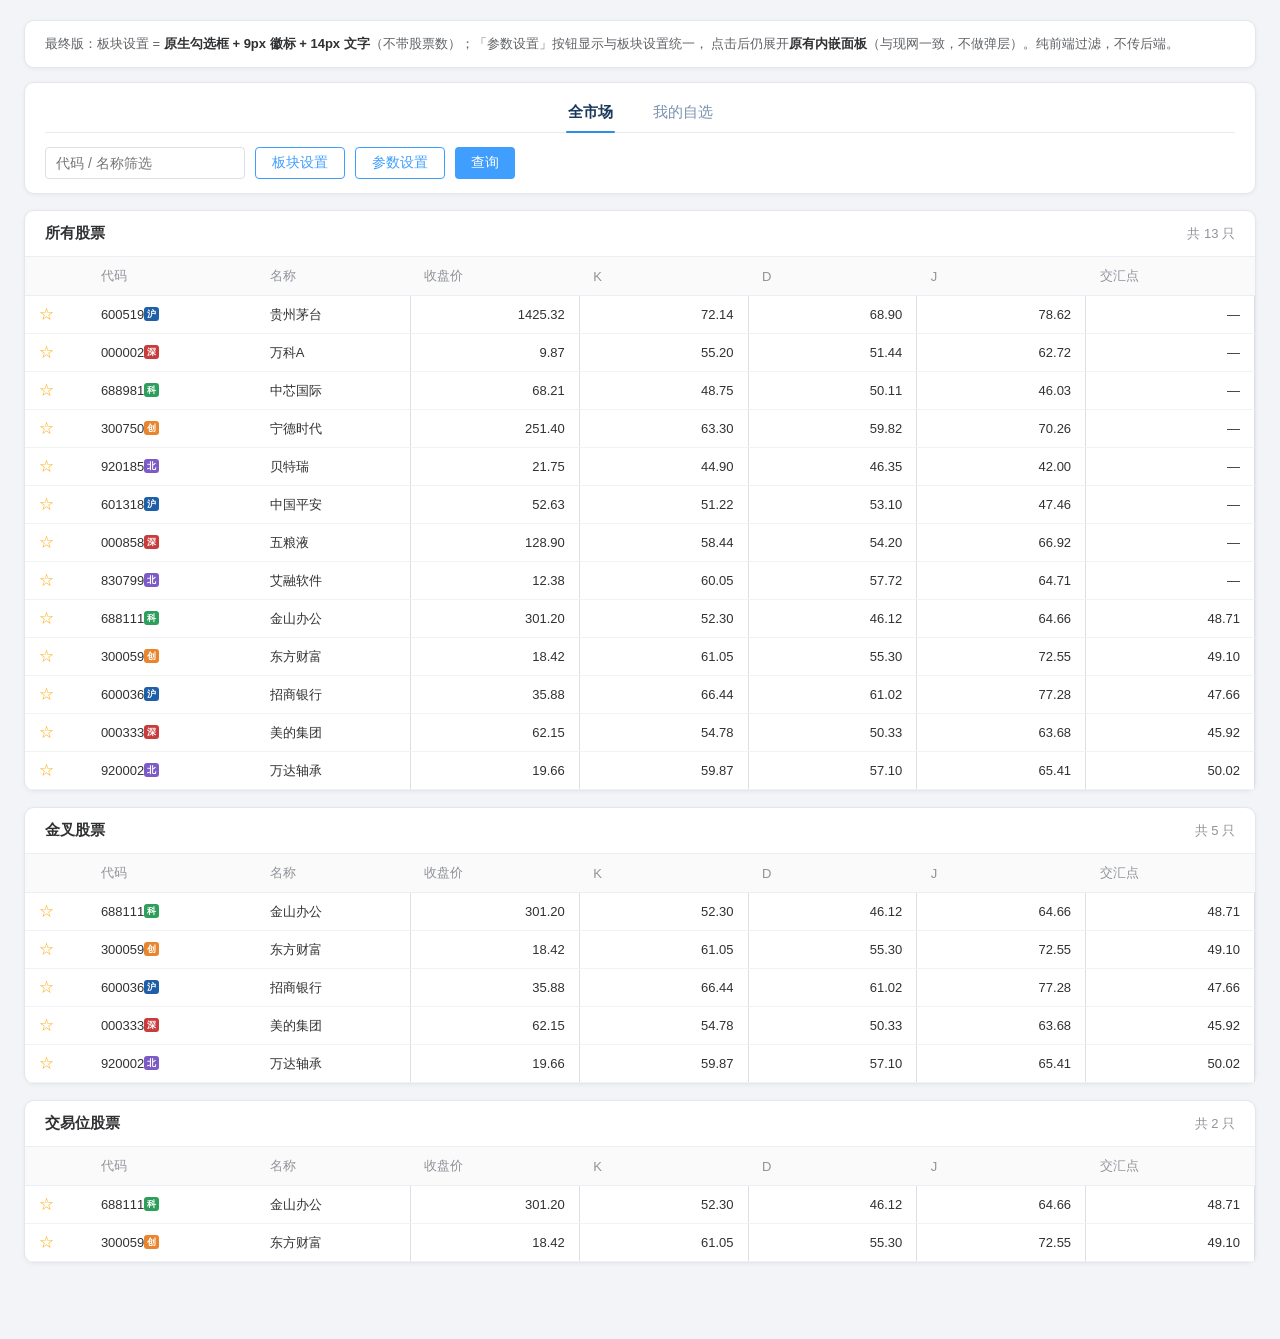
<file: docs/prototype/board-filter-final-prototype.html>
<!DOCTYPE html>
<html lang="zh-CN">
<head>
<meta charset="UTF-8">
<meta name="viewport" content="width=device-width, initial-scale=1.0">
<title>板块设置最终版原型 — 交易位信号系统</title>
<!--
  原型（final）：板块设置样式定稿 = 第一版（原生勾选框 + 9px 徽标 + 14px 文字），不带股票数；
  「参数设置」仅按钮显示与板块设置统一（plain 文字按钮），点击后仍展开原有内嵌面板（与现网一致，不做弹层）。
  交互口径：纯前端过滤（boardType），不传后端；全选 = 不过滤。
  演示规则：mock 数据，不接后端。
-->
<style>
  * { margin: 0; padding: 0; box-sizing: border-box; }
  body { font-family: "Helvetica Neue", Arial, "PingFang SC", "Microsoft YaHei", sans-serif;
    background: #f2f4f8; color: #303133; }
  button { cursor: pointer; border: none; background: none; font-family: inherit; }

  #page { max-width: 1280px; margin: 0 auto; padding: 20px 24px 60px; }

  .intro { background: #fff; border: 1px solid #e4e7ed; border-radius: 10px;
    box-shadow: 0 1px 4px rgba(0,0,0,.05); padding: 14px 20px; margin-bottom: 14px; font-size: 13px; color: #606266; }
  .intro b { color: #303133; }

  .toolbar { background: #fff; border: 1px solid #e4e7ed; border-radius: 10px;
    box-shadow: 0 1px 4px rgba(0,0,0,.05); padding: 14px 20px; margin-bottom: 16px; }
  .nav-underline { display: flex; justify-content: center; gap: 36px; border-bottom: 1px solid #e4ebf3; margin-bottom: 14px; }
  .nav-underline a { position: relative; padding: 6px 2px 10px; font-size: 15px; color: #7a93b0; cursor: pointer; text-decoration: none; }
  .nav-underline a.on { color: #1a3a5c; font-weight: 600; }
  .nav-underline a.on::after { content: ""; position: absolute; left: 0; right: 0; bottom: -1px; height: 2px; background: #2b8fe8; border-radius: 2px; }

  .selector-row { display: flex; align-items: center; gap: 10px; flex-wrap: wrap; }
  .search { height: 32px; border: 1px solid #dcdfe6; border-radius: 4px; padding: 0 10px; font-size: 14px; background: #fff; width: 200px; }
  .btn { height: 32px; padding: 0 16px; border-radius: 4px; font-size: 14px; }
  .btn-plain { border: 1px solid #409eff; color: #409eff; background: #fff; }
  .btn-primary { background: #409eff; color: #fff; }

  /* 板块设置 popover（定稿：原生勾选框 + 9px 徽标 + 14px 文字，无股票数） */
  .pop-wrap { position: relative; }
  .pop { position: absolute; top: 40px; left: 0; z-index: 200; width: 230px;
    background: #fff; border: 1px solid #e4e7ed; border-radius: 8px;
    box-shadow: 0 8px 28px rgba(30,60,120,.14); padding: 12px 16px; }
  .pop[hidden] { display: none; }
  .pop-head { font-weight: 600; color: #303133; margin-bottom: 6px; display: flex; justify-content: space-between; align-items: center; }
  .pop-head .quick { font-size: 12px; color: #409eff; cursor: pointer; font-weight: 400; }
  .opt { display: flex; align-items: center; gap: 9px; padding: 5px 0; cursor: pointer; user-select: none; font-size: 14px; }
  .opt input { width: 16px; height: 16px; accent-color: #409eff; cursor: pointer; margin: 0; }
  .empty-tip { color: #909399; font-size: 12px; margin-top: 8px; }

  /* 徽标（线上一致：border-box 15×14 / 9px 字） */
  .x-badge { box-sizing: border-box; display: inline-block; min-width: 15px; height: 14px; line-height: 14px;
    padding: 0 3px; border-radius: 3px; font-size: 9px; font-weight: 600; text-align: center;
    color: #fff; vertical-align: 2px; }
  .x-0 { background: #1f5fa8; } .x-1 { background: #2e9e5b; } .x-2 { background: #e8852e; }
  .x-3 { background: #7d5bc6; } .x-4 { background: #c93c3c; }

  /* 参数设置：按钮与板块设置同款，点开仍是原内嵌面板（简版示意，与现网一致） */
  .param-panel { margin-top: 12px; border-top: 1px dashed #dcdfe6; padding-top: 12px; font-size: 13px; color: #606266; width: 100%; }
  .param-panel[hidden] { display: none; }
  .param-sec { font-weight: 600; color: #909399; margin: 10px 0 6px; font-size: 13px; }
  .param-sec:first-child { margin-top: 0; }
  .prow { display: flex; align-items: center; gap: 10px; margin-bottom: 8px; flex-wrap: wrap; }
  .prow label { width: 160px; color: #606266; font-size: 13px; }
  .num { width: 120px; height: 30px; border: 1px solid #dcdfe6; border-radius: 4px; padding: 0 8px; font-size: 13px; background: #fff; }
  .switch { position: relative; width: 40px; height: 20px; border-radius: 10px; background: #409eff; transition: background .2s; }
  .switch::after { content: ""; position: absolute; top: 2px; left: 22px; width: 16px; height: 16px; border-radius: 50%; background: #fff; box-shadow: 0 1px 3px rgba(0,0,0,.2); }

  .card { background: #fff; border: 1px solid #e4e7ed; border-radius: 10px;
    box-shadow: 0 1px 4px rgba(0,0,0,.05); margin-bottom: 16px; }
  .card-head { display: flex; justify-content: space-between; align-items: center;
    padding: 13px 20px; border-bottom: 1px solid #ebeef5; font-weight: 600; font-size: 15px; }
  .card-head .count { color: #909399; font-weight: 400; font-size: 13px; }

  .table { width: 100%; border-collapse: collapse; font-size: 13px; }
  .table th { text-align: left; color: #909399; font-weight: 500; padding: 10px 14px;
    border-bottom: 1px solid #ebeef5; background: #fafafa; }
  .table td { padding: 9px 14px; border-bottom: 1px solid #f0f2f5; font-variant-numeric: tabular-nums; }
  .table td.num { text-align: right; }
  .table .col-star { color: #ffb020; font-size: 15px; cursor: pointer; }
</style>
</head>
<body>
<div id="page">
  <div class="intro">
    最终版：板块设置 = <b>原生勾选框 + 9px 徽标 + 14px 文字</b>（不带股票数）；「参数设置」按钮显示与板块设置统一，
    点击后仍展开<b>原有内嵌面板</b>（与现网一致，不做弹层）。纯前端过滤，不传后端。
  </div>

  <div class="toolbar">
    <nav class="nav-underline">
      <a class="on">全市场</a><a>我的自选</a>
    </nav>
    <div class="selector-row">
      <input class="search" placeholder="代码 / 名称筛选">
      <div class="pop-wrap">
        <button class="btn btn-plain" onclick="togglePop()">板块设置</button>
        <div class="pop" id="boardPop" hidden>
          <div class="pop-head">显示板块 <span class="quick" onclick="toggleAll()">全选/清空</span></div>
          <div class="opt" data-bt="0"><input type="checkbox"><span class="x-badge x-0">沪</span>上交所主板</div>
          <div class="opt" data-bt="1"><input type="checkbox"><span class="x-badge x-1">科</span>科创板</div>
          <div class="opt" data-bt="2"><input type="checkbox"><span class="x-badge x-2">创</span>创业板</div>
          <div class="opt" data-bt="3"><input type="checkbox"><span class="x-badge x-3">北</span>北交所</div>
          <div class="opt" data-bt="4"><input type="checkbox"><span class="x-badge x-4">深</span>深交所主板</div>
          <div class="empty-tip" id="boardTip" hidden>未勾选任何板块，列表将为空</div>
        </div>
      </div>
      <button class="btn btn-plain" onclick="toggleParam()">参数设置</button>
      <button class="btn btn-primary">查询</button>
    </div>

    <!-- 参数设置：点开仍为原内嵌面板（示意，与现网一致） -->
    <div class="param-panel" id="paramPanel" hidden>
      <div class="param-sec">KDJ 参数</div>
      <div class="prow"><label>N（RSV 窗口）</label><input class="num" value="9"></div>
      <div class="prow"><label>M1（K 平滑）</label><input class="num" value="3"></div>
      <div class="prow"><label>M2（D 平滑）</label><input class="num" value="3"></div>
      <div class="param-sec">信号限制项</div>
      <div class="prow"><label>上次金叉交汇上限</label><input class="num" value="20"></div>
      <div class="prow"><label>当前金叉交汇上限</label><input class="num" value="50"></div>
      <div class="prow"><label>死叉交汇上限</label><input class="num" value="50"></div>
      <div class="prow"><label>金叉最小间距</label><input class="num" value="5"></div>
      <div class="prow"><label>金叉最大间距</label><input class="num" value="15"></div>
      <div class="prow"><label>收盘价更低（开关）</label><span class="switch"></span></div>
      <div class="prow"><label>交汇点更高（开关）</label><span class="switch"></span></div>
      <div class="param-sec">其他参数</div>
      <div class="prow"><label>查询后关闭图表</label><span class="switch"></span></div>
      <div class="prow"><label>同步展示最新周期</label><span class="switch"></span></div>
      <div class="param-sec">行情口径</div>
      <div class="prow"><label>复权类型</label><span>前复权 / 后复权 / 不复权</span></div>
    </div>
  </div>

  <div class="card">
    <div class="card-head"><span>所有股票</span> <span class="count" id="allCount"></span></div>
    <table class="table"><thead><tr>
      <th style="width:44px"></th><th style="width:120px">代码</th><th style="width:110px">名称</th>
      <th>收盘价</th><th>K</th><th>D</th><th>J</th><th>交汇点</th>
    </tr></thead><tbody id="allBody"></tbody></table>
  </div>

  <div class="card">
    <div class="card-head"><span>金叉股票</span> <span class="count" id="goldCount"></span></div>
    <table class="table"><thead><tr>
      <th style="width:44px"></th><th style="width:120px">代码</th><th style="width:110px">名称</th>
      <th>收盘价</th><th>K</th><th>D</th><th>J</th><th>交汇点</th>
    </tr></thead><tbody id="goldBody"></tbody></table>
  </div>

  <div class="card">
    <div class="card-head"><span>交易位股票</span> <span class="count" id="signalCount"></span></div>
    <table class="table"><thead><tr>
      <th style="width:44px"></th><th style="width:120px">代码</th><th style="width:110px">名称</th>
      <th>收盘价</th><th>K</th><th>D</th><th>J</th><th>交汇点</th>
    </tr></thead><tbody id="signalBody"></tbody></table>
  </div>
</div>

<script>
const ALL = [
  { code: '600519', name: '贵州茅台', bt: '0', close: 1425.32, k: 72.14, d: 68.90, j: 78.62, cross: null },
  { code: '000002', name: '万科A', bt: '4', close: 9.87, k: 55.20, d: 51.44, j: 62.72, cross: null },
  { code: '688981', name: '中芯国际', bt: '1', close: 68.21, k: 48.75, d: 50.11, j: 46.03, cross: null },
  { code: '300750', name: '宁德时代', bt: '2', close: 251.40, k: 63.30, d: 59.82, j: 70.26, cross: null },
  { code: '920185', name: '贝特瑞', bt: '3', close: 21.75, k: 44.90, d: 46.35, j: 42.00, cross: null },
  { code: '601318', name: '中国平安', bt: '0', close: 52.63, k: 51.22, d: 53.10, j: 47.46, cross: null },
  { code: '000858', name: '五粮液', bt: '4', close: 128.90, k: 58.44, d: 54.20, j: 66.92, cross: null },
  { code: '830799', name: '艾融软件', bt: '3', close: 12.38, k: 60.05, d: 57.72, j: 64.71, cross: null },
  { code: '688111', name: '金山办公', bt: '1', close: 301.20, k: 52.30, d: 46.12, j: 64.66, cross: 48.71 },
  { code: '300059', name: '东方财富', bt: '2', close: 18.42, k: 61.05, d: 55.30, j: 72.55, cross: 49.10 },
  { code: '600036', name: '招商银行', bt: '0', close: 35.88, k: 66.44, d: 61.02, j: 77.28, cross: 47.66 },
  { code: '000333', name: '美的集团', bt: '4', close: 62.15, k: 54.78, d: 50.33, j: 63.68, cross: 45.92 },
  { code: '920002', name: '万达轴承', bt: '3', close: 19.66, k: 59.87, d: 57.10, j: 65.41, cross: 50.02 },
];
const GOLD = ALL.filter(s => s.cross);
const SIGNAL = GOLD.slice(0, 2);
const TEXT = { '0': '沪', '1': '科', '2': '创', '3': '北', '4': '深' };
const state = { sel: new Set(['0', '1', '2', '3', '4']) };

function badge(bt) {
  return '<span class="x-badge x-' + bt + '">' + TEXT[bt] + '</span>';
}
function rowHtml(s) {
  return '<tr><td class="col-star">☆</td><td>' + s.code + badge(s.bt) + '</td><td>' + s.name + '</td>'
    + '<td class="num">' + s.close.toFixed(2) + '</td><td class="num">' + s.k.toFixed(2) + '</td>'
    + '<td class="num">' + s.d.toFixed(2) + '</td><td class="num">' + s.j.toFixed(2) + '</td>'
    + '<td class="num">' + (s.cross == null ? '—' : s.cross.toFixed(2)) + '</td></tr>';
}
function filtered(list) {
  return state.sel.size === 5 ? list : list.filter(s => state.sel.has(s.bt));
}
function render() {
  const all = filtered(ALL), gold = filtered(GOLD), sig = filtered(SIGNAL);
  document.getElementById('allCount').textContent = '共 ' + all.length + ' 只';
  document.getElementById('goldCount').textContent = '共 ' + gold.length + ' 只';
  document.getElementById('signalCount').textContent = '共 ' + sig.length + ' 只';
  document.getElementById('allBody').innerHTML = all.map(rowHtml).join('');
  document.getElementById('goldBody').innerHTML = gold.map(rowHtml).join('');
  document.getElementById('signalBody').innerHTML = sig.map(rowHtml).join('');
  document.querySelectorAll('#boardPop .opt').forEach(o => {
    o.querySelector('input').checked = state.sel.has(o.dataset.bt);
  });
  document.getElementById('boardTip').hidden = state.sel.size > 0;
}
function togglePop() {
  document.getElementById('boardPop').hidden = !document.getElementById('boardPop').hidden;
}
function toggleParam() {
  document.getElementById('paramPanel').hidden = !document.getElementById('paramPanel').hidden;
}
function toggleAll() {
  state.sel = state.sel.size === 5 ? new Set() : new Set(['0', '1', '2', '3', '4']);
  render();
}
document.addEventListener('click', e => {
  const opt = e.target.closest('#boardPop .opt');
  if (opt) {
    state.sel.has(opt.dataset.bt) ? state.sel.delete(opt.dataset.bt) : state.sel.add(opt.dataset.bt);
    render();
  }
  if (!e.target.closest('.pop-wrap') && !e.target.closest('#boardPop')) {
    document.getElementById('boardPop').hidden = true;
  }
});
render();
</script>
</body>
</html>
</file>
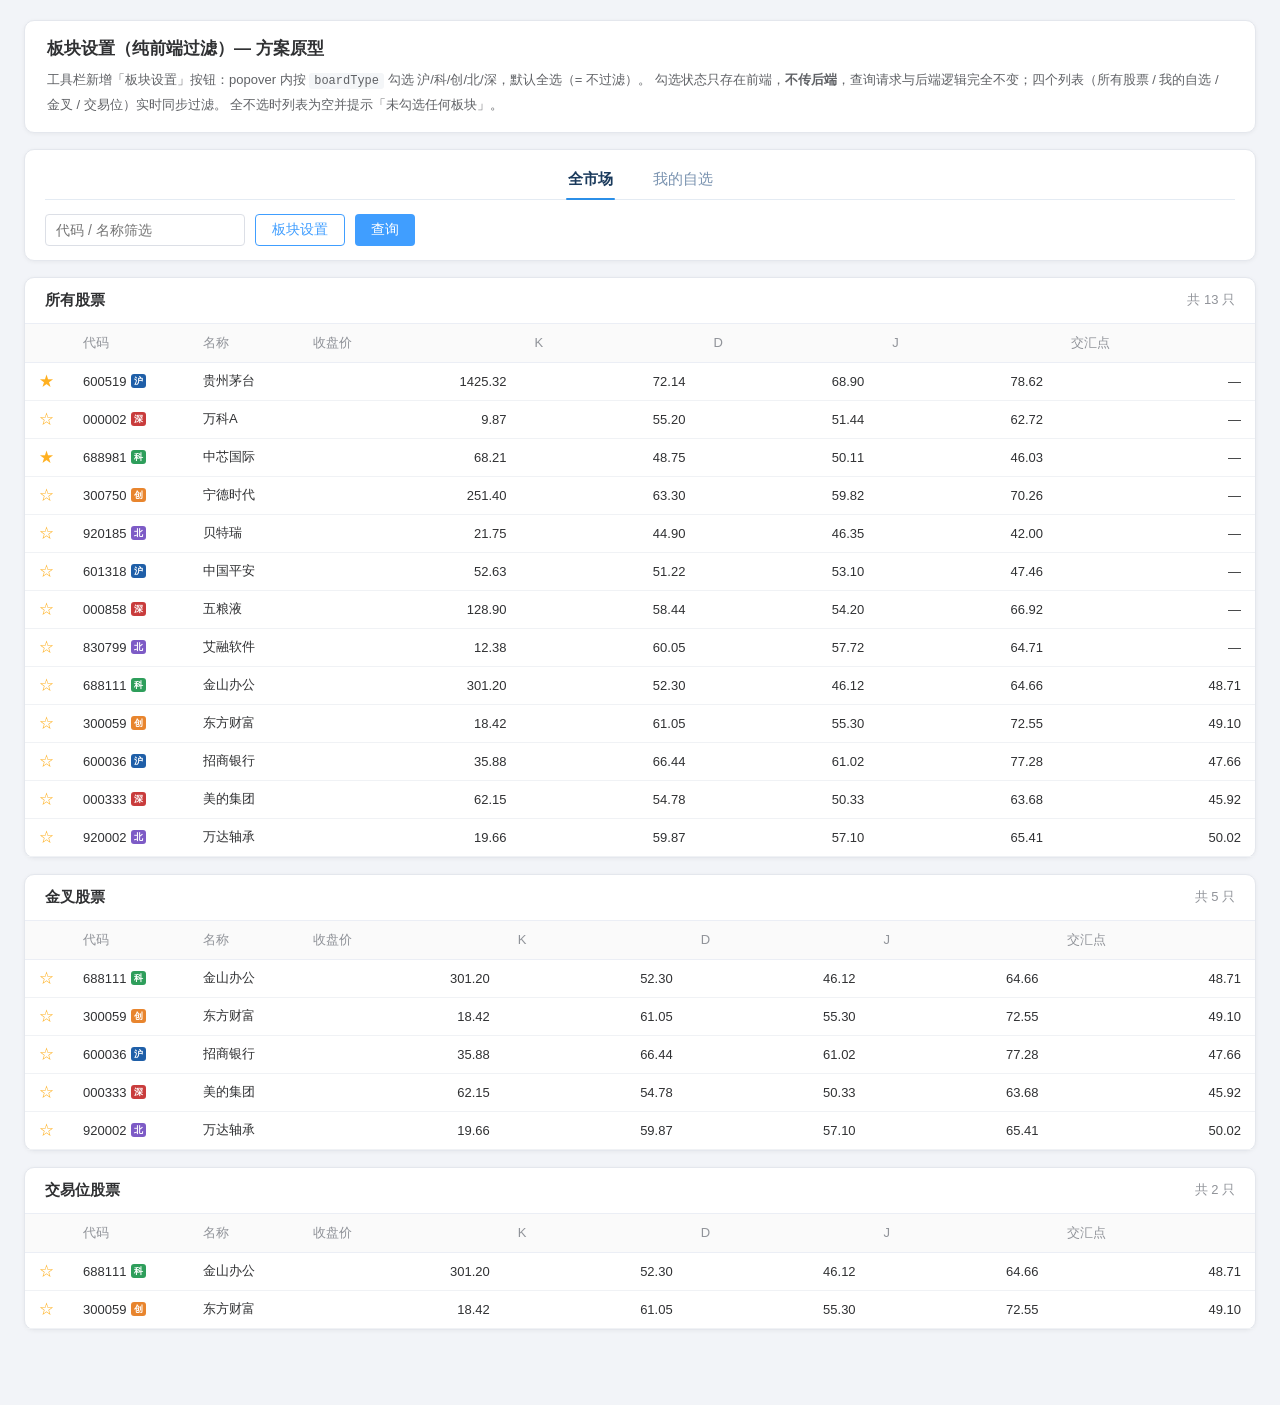
<file: docs/prototype/board-filter-prototype.html>
<!DOCTYPE html>
<html lang="zh-CN">
<head>
<meta charset="UTF-8">
<meta name="viewport" content="width=device-width, initial-scale=1.0">
<title>板块设置原型 — 交易位信号系统</title>
<!--
  原型（throwaway）：工具栏新增「板块设置」，按 boardType 过滤四个列表（所有股票/我的自选/金叉/交易位）。
  评估点：
    1) 入口放工具栏（搜索框与查询按钮之间）是否合适
    2) popover 内五板块带徽标勾选的可读性；全不选时列表为空的提示
    3) 默认全选 = 不过滤（含 boardType 为空的股票）；取消任一板块后仅显示勾选板块
  交互口径（与生产一致）：纯前端过滤，勾选状态不传后端，查询请求不变。
  演示规则：mock 数据，不接后端；页签「我的自选」按星标过滤。
-->
<style>
  * { margin: 0; padding: 0; box-sizing: border-box; }
  body { font-family: "Helvetica Neue", Arial, "PingFang SC", "Microsoft YaHei", sans-serif;
    background: #f2f4f8; color: #303133; }
  button { cursor: pointer; border: none; background: none; font-family: inherit; }

  #page { max-width: 1280px; margin: 0 auto; padding: 20px 24px 60px; }

  .intro { background: #fff; border: 1px solid #e4e7ed; border-radius: 10px;
    box-shadow: 0 1px 4px rgba(0,0,0,.05); padding: 16px 22px; margin-bottom: 16px; font-size: 14px; }
  .intro h1 { font-size: 17px; margin-bottom: 8px; }
  .intro p { color: #606266; font-size: 13px; line-height: 1.8; }
  .intro code { background: #f4f6f8; border-radius: 3px; padding: 1px 5px; font-size: 12px; }

  .toolbar { background: #fff; border: 1px solid #e4e7ed; border-radius: 10px;
    box-shadow: 0 1px 4px rgba(0,0,0,.05); padding: 14px 20px; margin-bottom: 16px; }
  .nav-underline { display: flex; justify-content: center; gap: 36px; border-bottom: 1px solid #e4ebf3; margin-bottom: 14px; }
  .nav-underline a { position: relative; padding: 6px 2px 10px; font-size: 15px; color: #7a93b0; cursor: pointer; text-decoration: none; }
  .nav-underline a.on { color: #1a3a5c; font-weight: 600; }
  .nav-underline a.on::after { content: ""; position: absolute; left: 0; right: 0; bottom: -1px; height: 2px; background: #2b8fe8; border-radius: 2px; }

  .selector-row { display: flex; align-items: center; gap: 10px; flex-wrap: wrap; }
  .search { height: 32px; border: 1px solid #dcdfe6; border-radius: 4px; padding: 0 10px; font-size: 14px; background: #fff; width: 200px; }
  .btn { height: 32px; padding: 0 16px; border-radius: 4px; font-size: 14px; }
  .btn-plain { border: 1px solid #409eff; color: #409eff; background: #fff; }
  .btn-primary { background: #409eff; color: #fff; }

  /* 板块设置 popover */
  .board-wrap { position: relative; }
  .board-pop { position: absolute; top: 40px; left: 0; z-index: 100; width: 220px;
    background: #fff; border: 1px solid #e4e7ed; border-radius: 8px;
    box-shadow: 0 8px 28px rgba(30,60,120,.14); padding: 10px 14px; font-size: 13px; }
  .board-pop[hidden] { display: none; }
  .board-pop .title { font-weight: 600; color: #303133; margin-bottom: 8px; display: flex; justify-content: space-between; align-items: center; }
  .board-pop .quick { font-size: 12px; color: #409eff; cursor: pointer; }
  .board-opt { display: flex; align-items: center; gap: 8px; padding: 5px 2px; cursor: pointer; user-select: none; }
  .board-opt:hover { background: #f5f9ff; }
  .board-opt input { width: 15px; height: 15px; accent-color: #409eff; cursor: pointer; }
  .board-opt .cnt { margin-left: auto; color: #a8abb2; font-size: 12px; }
  .board-empty-tip { color: #909399; font-size: 12px; margin-top: 4px; }

  /* 徽标（与线上一致：border-box 15×14 / 9px 字） */
  .x-badge { box-sizing: border-box; display: inline-block; min-width: 15px; height: 14px; line-height: 14px;
    padding: 0 3px; margin-left: 5px; border-radius: 3px;
    font-size: 9px; font-weight: 600; text-align: center; color: #fff; vertical-align: 2px; }
  .x-0 { background: #1f5fa8; } .x-1 { background: #2e9e5b; } .x-2 { background: #e8852e; }
  .x-3 { background: #7d5bc6; } .x-4 { background: #c93c3c; }
  .dict-badge { display: inline-block; min-width: 15px; height: 14px; line-height: 14px;
    padding: 0 3px; border-radius: 3px; font-size: 9px; font-weight: 600; text-align: center; color: #fff; }

  .card { background: #fff; border: 1px solid #e4e7ed; border-radius: 10px;
    box-shadow: 0 1px 4px rgba(0,0,0,.05); margin-bottom: 16px; }
  .card-head { display: flex; justify-content: space-between; align-items: center;
    padding: 13px 20px; border-bottom: 1px solid #ebeef5; font-weight: 600; font-size: 15px; }
  .card-head .count { color: #909399; font-weight: 400; font-size: 13px; }

  .table { width: 100%; border-collapse: collapse; font-size: 13px; }
  .table th { text-align: left; color: #909399; font-weight: 500; padding: 10px 14px;
    border-bottom: 1px solid #ebeef5; background: #fafafa; }
  .table td { padding: 9px 14px; border-bottom: 1px solid #f0f2f5; font-variant-numeric: tabular-nums; }
  .table td.num { text-align: right; }
  .table .col-star { color: #ffb020; font-size: 15px; cursor: pointer; }
  .table tr.dim td { color: #c0c4cc; }
</style>
</head>
<body>
<div id="page">
  <div class="intro">
    <h1>板块设置（纯前端过滤）— 方案原型</h1>
    <p>
      工具栏新增「板块设置」按钮：popover 内按 <code>boardType</code> 勾选 沪/科/创/北/深，默认全选（= 不过滤）。
      勾选状态只存在前端，<b>不传后端</b>，查询请求与后端逻辑完全不变；四个列表（所有股票 / 我的自选 / 金叉 / 交易位）实时同步过滤。
      全不选时列表为空并提示「未勾选任何板块」。
    </p>
  </div>

  <div class="toolbar">
    <nav class="nav-underline">
      <a :class="page === 'all' ? 'on' : ''" onclick="setPage('all')">全市场</a>
      <a :class="page === 'fav' ? 'on' : ''" onclick="setPage('fav')">我的自选</a>
    </nav>
    <div class="selector-row">
      <input class="search" placeholder="代码 / 名称筛选" oninput="setKw(this.value)">
      <div class="board-wrap">
        <button class="btn btn-plain" onclick="toggleBoardPop(event)">板块设置</button>
        <div class="board-pop" id="boardPop" hidden>
          <div class="title">显示板块 <span class="quick" onclick="toggleAll()">全选/清空</span></div>
          <label class="board-opt"><input type="checkbox" data-bt="0" onchange="applyFilter()"><span class="dict-badge x-0">沪</span>上交所主板<span class="cnt" id="cnt0"></span></label>
          <label class="board-opt"><input type="checkbox" data-bt="1" onchange="applyFilter()"><span class="dict-badge x-1">科</span>科创板<span class="cnt" id="cnt1"></span></label>
          <label class="board-opt"><input type="checkbox" data-bt="2" onchange="applyFilter()"><span class="dict-badge x-2">创</span>创业板<span class="cnt" id="cnt2"></span></label>
          <label class="board-opt"><input type="checkbox" data-bt="3" onchange="applyFilter()"><span class="dict-badge x-3">北</span>北交所<span class="cnt" id="cnt3"></span></label>
          <label class="board-opt"><input type="checkbox" data-bt="4" onchange="applyFilter()"><span class="dict-badge x-4">深</span>深交所主板<span class="cnt" id="cnt4"></span></label>
          <div class="board-empty-tip" id="boardTip" hidden>未勾选任何板块，列表将为空</div>
        </div>
      </div>
      <button class="btn btn-primary">查询</button>
    </div>
  </div>

  <div class="card">
    <div class="card-head" id="allHead"><span id="allTitle">所有股票</span> <span class="count" id="allCount"></span></div>
    <table class="table"><thead><tr>
      <th style="width:44px"></th><th style="width:120px">代码</th><th style="width:110px">名称</th>
      <th>收盘价</th><th>K</th><th>D</th><th>J</th><th>交汇点</th>
    </tr></thead><tbody id="allBody"></tbody></table>
  </div>

  <div class="card">
    <div class="card-head"><span>金叉股票</span> <span class="count" id="goldCount"></span></div>
    <table class="table"><thead><tr>
      <th style="width:44px"></th><th style="width:120px">代码</th><th style="width:110px">名称</th>
      <th>收盘价</th><th>K</th><th>D</th><th>J</th><th>交汇点</th>
    </tr></thead><tbody id="goldBody"></tbody></table>
  </div>

  <div class="card">
    <div class="card-head"><span>交易位股票</span> <span class="count" id="signalCount"></span></div>
    <table class="table"><thead><tr>
      <th style="width:44px"></th><th style="width:120px">代码</th><th style="width:110px">名称</th>
      <th>收盘价</th><th>K</th><th>D</th><th>J</th><th>交汇点</th>
    </tr></thead><tbody id="signalBody"></tbody></table>
  </div>
</div>

<script>
// mock：boardType 字典 0=沪主板 1=科创板 2=创业板 3=北交所 4=深主板
const ALL = [
  { code: '600519', name: '贵州茅台', bt: '0', close: 1425.32, k: 72.14, d: 68.90, j: 78.62, cross: null },
  { code: '000002', name: '万科A', bt: '4', close: 9.87, k: 55.20, d: 51.44, j: 62.72, cross: null },
  { code: '688981', name: '中芯国际', bt: '1', close: 68.21, k: 48.75, d: 50.11, j: 46.03, cross: null },
  { code: '300750', name: '宁德时代', bt: '2', close: 251.40, k: 63.30, d: 59.82, j: 70.26, cross: null },
  { code: '920185', name: '贝特瑞', bt: '3', close: 21.75, k: 44.90, d: 46.35, j: 42.00, cross: null },
  { code: '601318', name: '中国平安', bt: '0', close: 52.63, k: 51.22, d: 53.10, j: 47.46, cross: null },
  { code: '000858', name: '五粮液', bt: '4', close: 128.90, k: 58.44, d: 54.20, j: 66.92, cross: null },
  { code: '830799', name: '艾融软件', bt: '3', close: 12.38, k: 60.05, d: 57.72, j: 64.71, cross: null },
  { code: '688111', name: '金山办公', bt: '1', close: 301.20, k: 52.30, d: 46.12, j: 64.66, cross: 48.71 },
  { code: '300059', name: '东方财富', bt: '2', close: 18.42, k: 61.05, d: 55.30, j: 72.55, cross: 49.10 },
  { code: '600036', name: '招商银行', bt: '0', close: 35.88, k: 66.44, d: 61.02, j: 77.28, cross: 47.66 },
  { code: '000333', name: '美的集团', bt: '4', close: 62.15, k: 54.78, d: 50.33, j: 63.68, cross: 45.92 },
  { code: '920002', name: '万达轴承', bt: '3', close: 19.66, k: 59.87, d: 57.10, j: 65.41, cross: 50.02 },
];
const GOLD = ALL.filter(s => s.cross);
const SIGNAL = GOLD.slice(0, 2);
const TEXT = { '0': '沪', '1': '科', '2': '创', '3': '北', '4': '深' };

const state = { page: 'all', kw: '', favs: new Set(['600519', '688981']), board: new Set(['0', '1', '2', '3', '4']) };

function badge(bt) {
  const t = TEXT[bt];
  return t ? '<span class="x-badge x-' + bt + '">' + t + '</span>' : '';
}
function rowHtml(s, star) {
  return '<tr><td class="col-star">' + (star ? '★' : '☆') + '</td>'
    + '<td>' + s.code + badge(s.bt) + '</td><td>' + s.name + '</td>'
    + '<td class="num">' + s.close.toFixed(2) + '</td><td class="num">' + s.k.toFixed(2) + '</td>'
    + '<td class="num">' + s.d.toFixed(2) + '</td><td class="num">' + s.j.toFixed(2) + '</td>'
    + '<td class="num">' + (s.cross == null ? '—' : s.cross.toFixed(2)) + '</td></tr>';
}
function baseFilter(list) {
  let r = state.page === 'fav' ? list.filter(s => state.favs.has(s.code)) : list;
  if (state.kw) r = r.filter(s => s.code.includes(state.kw) || s.name.includes(state.kw));
  // 板块过滤：全选 = 不过滤（含未知）；否则只显示勾选板块
  if (state.board.size === 5) return r;
  return r.filter(s => state.board.has(s.bt));
}
function render() {
  const all = baseFilter(ALL), gold = baseFilter(GOLD), sig = baseFilter(SIGNAL);
  document.getElementById('allTitle').textContent = state.page === 'fav' ? '我的自选' : '所有股票';
  document.getElementById('allCount').textContent = '共 ' + all.length + ' 只';
  document.getElementById('goldCount').textContent = '共 ' + gold.length + ' 只';
  document.getElementById('signalCount').textContent = '共 ' + sig.length + ' 只';
  document.getElementById('allBody').innerHTML = all.map(s => rowHtml(s, state.favs.has(s.code))).join('');
  document.getElementById('goldBody').innerHTML = gold.map(s => rowHtml(s, state.favs.has(s.code))).join('');
  document.getElementById('signalBody').innerHTML = sig.map(s => rowHtml(s, state.favs.has(s.code))).join('');
  for (const bt of ['0', '1', '2', '3', '4']) {
    const n = ALL.filter(s => s.bt === bt).length;
    document.getElementById('cnt' + bt).textContent = n + ' 只';
  }
  document.querySelectorAll('.nav-underline a').forEach(a => a.classList.toggle('on', a.textContent === (state.page === 'fav' ? '我的自选' : '全市场')));
}
function setPage(p) { state.page = p; render(); }
function setKw(v) { state.kw = v.trim(); render(); }
function toggleBoardPop(e) {
  e.stopPropagation();
  const pop = document.getElementById('boardPop');
  pop.hidden = !pop.hidden;
  if (!pop.hidden) {
    document.querySelectorAll('.board-opt input').forEach(c => { c.checked = state.board.has(c.dataset.bt); });
    document.getElementById('boardTip').hidden = state.board.size > 0;
  }
}
function applyFilter() {
  state.board = new Set(Array.from(document.querySelectorAll('.board-opt input')).filter(c => c.checked).map(c => c.dataset.bt));
  document.getElementById('boardTip').hidden = state.board.size > 0;
  render();
}
function toggleAll() {
  const allOn = document.querySelectorAll('.board-opt input').length === state.board.size;
  document.querySelectorAll('.board-opt input').forEach(c => { c.checked = !allOn; });
  applyFilter();
}
document.addEventListener('click', e => {
  if (!e.target.closest('.board-wrap')) document.getElementById('boardPop').hidden = true;
});
document.addEventListener('click', e => {
  const star = e.target.closest('.col-star');
  if (star) {
    const code = star.closest('tr').querySelector('td:nth-child(2)').textContent.trim().slice(0, 6);
    state.favs.has(code) ? state.favs.delete(code) : state.favs.add(code);
    render();
  }
});
render();
</script>
</body>
</html>
</file>
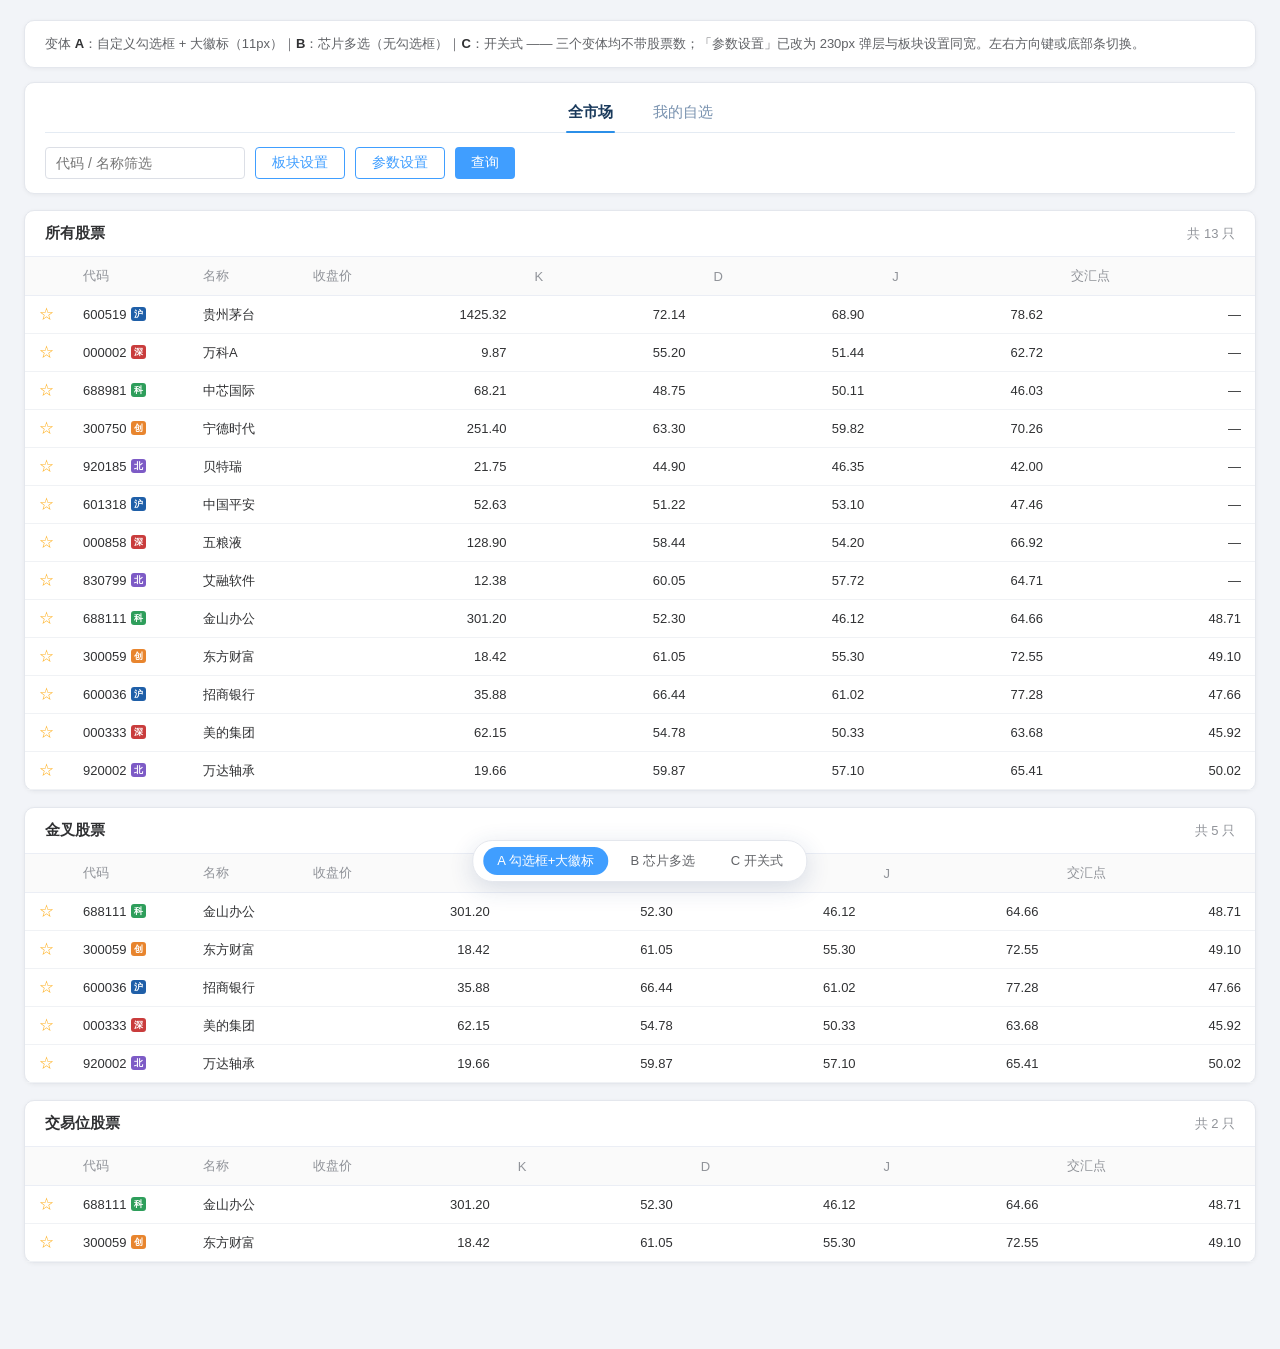
<file: docs/prototype/board-filter-styles-prototype.html>
<!DOCTYPE html>
<html lang="zh-CN">
<head>
<meta charset="UTF-8">
<meta name="viewport" content="width=device-width, initial-scale=1.0">
<title>板块设置样式变体 — 交易位信号系统</title>
<!--
  原型（throwaway）：板块设置 popover 的三种勾选样式变体 + 参数设置改为同宽 popover。
  ?variant=A|B|C 或底部条/左右方向键切换。
  评估点：
    1) 勾选控件形态：A 自定义勾选框（大徽标11px） / B 芯片多选（无勾选框） / C 开关式
    2) 参数设置：从内嵌面板改为 230px 弹层（与板块设置同宽），label 在上、控件在下紧凑排布
  口径：不带各板块股票数；纯前端过滤，不传后端。
  演示规则：mock 数据，不接后端。
-->
<style>
  * { margin: 0; padding: 0; box-sizing: border-box; }
  body { font-family: "Helvetica Neue", Arial, "PingFang SC", "Microsoft YaHei", sans-serif;
    background: #f2f4f8; color: #303133; }
  button { cursor: pointer; border: none; background: none; font-family: inherit; }

  #page { max-width: 1280px; margin: 0 auto; padding: 20px 24px 70px; }

  .intro { background: #fff; border: 1px solid #e4e7ed; border-radius: 10px;
    box-shadow: 0 1px 4px rgba(0,0,0,.05); padding: 14px 20px; margin-bottom: 14px; font-size: 13px; color: #606266; }
  .intro b { color: #303133; }

  .toolbar { background: #fff; border: 1px solid #e4e7ed; border-radius: 10px;
    box-shadow: 0 1px 4px rgba(0,0,0,.05); padding: 14px 20px; margin-bottom: 16px; }
  .nav-underline { display: flex; justify-content: center; gap: 36px; border-bottom: 1px solid #e4ebf3; margin-bottom: 14px; }
  .nav-underline a { position: relative; padding: 6px 2px 10px; font-size: 15px; color: #7a93b0; cursor: pointer; text-decoration: none; }
  .nav-underline a.on { color: #1a3a5c; font-weight: 600; }
  .nav-underline a.on::after { content: ""; position: absolute; left: 0; right: 0; bottom: -1px; height: 2px; background: #2b8fe8; border-radius: 2px; }

  .selector-row { display: flex; align-items: center; gap: 10px; flex-wrap: wrap; }
  .search { height: 32px; border: 1px solid #dcdfe6; border-radius: 4px; padding: 0 10px; font-size: 14px; background: #fff; width: 200px; }
  .btn { height: 32px; padding: 0 16px; border-radius: 4px; font-size: 14px; }
  .btn-plain { border: 1px solid #409eff; color: #409eff; background: #fff; }
  .btn-primary { background: #409eff; color: #fff; }

  /* 弹层通用 */
  .pop { position: absolute; top: 40px; left: 0; z-index: 200; background: #fff;
    border: 1px solid #e4e7ed; border-radius: 8px; box-shadow: 0 8px 28px rgba(30,60,120,.14); }
  .pop[hidden] { display: none; }
  .pop-wrap { position: relative; }
  .pop-head { font-weight: 600; color: #303133; margin-bottom: 8px; display: flex; justify-content: space-between; align-items: center; }
  .pop-head .quick { font-size: 12px; color: #409eff; cursor: pointer; font-weight: 400; }

  /* ============ 变体 A：自定义勾选框 + 大徽标 ============ */
  #popA { width: 230px; padding: 12px 16px; }
  .opt-a { display: flex; align-items: center; gap: 9px; padding: 5px 0; cursor: pointer; user-select: none; font-size: 14px; }
  .opt-a input { width: 16px; height: 16px; border-radius: 4px; accent-color: #409eff; cursor: pointer; margin: 0; }
  .badge11 { box-sizing: border-box; display: inline-block; min-width: 17px; height: 16px; line-height: 16px;
    padding: 0 4px; border-radius: 4px; font-size: 11px; font-weight: 600; text-align: center; color: #fff; }
  .b-0 { background: #1f5fa8; } .b-1 { background: #2e9e5b; } .b-2 { background: #e8852e; }
  .b-3 { background: #7d5bc6; } .b-4 { background: #c93c3c; }

  /* ============ 变体 B：芯片多选（无勾选框） ============ */
  #popB { width: 230px; padding: 12px 14px; }
  .chip { display: flex; align-items: center; gap: 8px; padding: 7px 10px; margin-bottom: 5px;
    border-radius: 6px; border: 1px solid transparent; cursor: pointer; user-select: none; font-size: 14px; color: #909399; }
  .chip:last-child { margin-bottom: 0; }
  .chip .chk { margin-left: auto; width: 16px; height: 16px; border-radius: 50%; border: 1.5px solid #c0c4cc;
    display: flex; align-items: center; justify-content: center; font-size: 10px; color: #fff; }
  .chip.on { background: #f5f8ff; border-color: #d8e6ff; color: #303133; }
  .chip.on .chk { background: #409eff; border-color: #409eff; }
  .chip .badge11 { opacity: .45; }
  .chip.on .badge11 { opacity: 1; }

  /* ============ 变体 C：开关式 ============ */
  #popC { width: 230px; padding: 12px 16px; }
  .opt-c { display: flex; align-items: center; gap: 9px; padding: 5px 0; cursor: pointer; user-select: none; font-size: 14px; }
  .switch { position: relative; width: 34px; height: 18px; border-radius: 9px; background: #dcdfe6; transition: background .18s; margin-left: auto; flex: none; }
  .switch::after { content: ""; position: absolute; top: 2px; left: 2px; width: 14px; height: 14px; border-radius: 50%;
    background: #fff; transition: left .18s; box-shadow: 0 1px 3px rgba(0,0,0,.2); }
  .switch.on { background: #409eff; }
  .switch.on::after { left: 18px; }

  .empty-tip { color: #909399; font-size: 12px; margin-top: 8px; }

  /* ============ 参数设置 popover（230px 与板块设置同宽，label 在上控件在下） ============ */
  #popParam { width: 230px; padding: 12px 16px; max-height: 480px; overflow-y: auto; }
  .param-sec { font-size: 12px; color: #909399; font-weight: 600; margin: 10px 0 6px; }
  .param-sec:first-child { margin-top: 0; }
  .param-item { margin-bottom: 8px; }
  .param-item label { display: block; font-size: 12px; color: #606266; margin-bottom: 3px; }
  .param-item input[type=number], .param-item select { width: 100%; height: 30px; border: 1px solid #dcdfe6;
    border-radius: 4px; padding: 0 8px; font-size: 13px; background: #fff; }
  .switch-row { display: flex; align-items: center; justify-content: space-between; font-size: 13px; color: #303133; }

  .card { background: #fff; border: 1px solid #e4e7ed; border-radius: 10px;
    box-shadow: 0 1px 4px rgba(0,0,0,.05); margin-bottom: 16px; }
  .card-head { display: flex; justify-content: space-between; align-items: center;
    padding: 13px 20px; border-bottom: 1px solid #ebeef5; font-weight: 600; font-size: 15px; }
  .card-head .count { color: #909399; font-weight: 400; font-size: 13px; }

  .table { width: 100%; border-collapse: collapse; font-size: 13px; }
  .table th { text-align: left; color: #909399; font-weight: 500; padding: 10px 14px;
    border-bottom: 1px solid #ebeef5; background: #fafafa; }
  .table td { padding: 9px 14px; border-bottom: 1px solid #f0f2f5; font-variant-numeric: tabular-nums; }
  .table td.num { text-align: right; }
  .table .col-star { color: #ffb020; font-size: 15px; cursor: pointer; }
  .x-badge { box-sizing: border-box; display: inline-block; min-width: 15px; height: 14px; line-height: 14px;
    padding: 0 3px; margin-left: 5px; border-radius: 3px; font-size: 9px; font-weight: 600; text-align: center;
    color: #fff; vertical-align: 2px; }
  .x-0 { background: #1f5fa8; } .x-1 { background: #2e9e5b; } .x-2 { background: #e8852e; }
  .x-3 { background: #7d5bc6; } .x-4 { background: #c93c3c; }

  /* 底部变体切换条 */
  .vbar { position: fixed; left: 50%; bottom: 18px; transform: translateX(-50%); z-index: 500;
    display: flex; gap: 8px; background: #fff; border: 1px solid #e4e7ed; border-radius: 20px;
    box-shadow: 0 6px 24px rgba(30,60,120,.16); padding: 6px 10px; }
  .vbar button { padding: 5px 14px; border-radius: 14px; font-size: 13px; color: #606266; }
  .vbar button.on { background: #409eff; color: #fff; }
</style>
</head>
<body>
<div id="page">
  <div class="intro">
    变体 <b id="varLabel">A</b>：自定义勾选框 + 大徽标（11px）｜<b>B</b>：芯片多选（无勾选框）｜<b>C</b>：开关式
    —— 三个变体均不带股票数；「参数设置」已改为 230px 弹层与板块设置同宽。左右方向键或底部条切换。
  </div>

  <div class="toolbar">
    <nav class="nav-underline">
      <a class="on">全市场</a><a>我的自选</a>
    </nav>
    <div class="selector-row">
      <input class="search" placeholder="代码 / 名称筛选">
      <div class="pop-wrap">
        <button class="btn btn-plain" onclick="togglePop('popA')">板块设置</button>
        <div class="pop" id="popA" hidden>
          <div class="pop-head">显示板块 <span class="quick" onclick="toggleAll('A')">全选/清空</span></div>
          <div class="opt-a" data-bt="0"><input type="checkbox"><span class="badge11 b-0">沪</span>上交所主板</div>
          <div class="opt-a" data-bt="1"><input type="checkbox"><span class="badge11 b-1">科</span>科创板</div>
          <div class="opt-a" data-bt="2"><input type="checkbox"><span class="badge11 b-2">创</span>创业板</div>
          <div class="opt-a" data-bt="3"><input type="checkbox"><span class="badge11 b-3">北</span>北交所</div>
          <div class="opt-a" data-bt="4"><input type="checkbox"><span class="badge11 b-4">深</span>深交所主板</div>
          <div class="empty-tip" id="tipA" hidden>未勾选任何板块，列表将为空</div>
        </div>
        <div class="pop" id="popB" hidden>
          <div class="pop-head">显示板块 <span class="quick" onclick="toggleAll('B')">全选/清空</span></div>
          <div class="chip" data-bt="0"><span class="badge11 b-0">沪</span>上交所主板<span class="chk"></span></div>
          <div class="chip" data-bt="1"><span class="badge11 b-1">科</span>科创板<span class="chk"></span></div>
          <div class="chip" data-bt="2"><span class="badge11 b-2">创</span>创业板<span class="chk"></span></div>
          <div class="chip" data-bt="3"><span class="badge11 b-3">北</span>北交所<span class="chk"></span></div>
          <div class="chip" data-bt="4"><span class="badge11 b-4">深</span>深交所主板<span class="chk"></span></div>
          <div class="empty-tip" id="tipB" hidden>未勾选任何板块，列表将为空</div>
        </div>
        <div class="pop" id="popC" hidden>
          <div class="pop-head">显示板块 <span class="quick" onclick="toggleAll('C')">全选/清空</span></div>
          <div class="opt-c" data-bt="0"><span class="badge11 b-0">沪</span>上交所主板<span class="switch"></span></div>
          <div class="opt-c" data-bt="1"><span class="badge11 b-1">科</span>科创板<span class="switch"></span></div>
          <div class="opt-c" data-bt="2"><span class="badge11 b-2">创</span>创业板<span class="switch"></span></div>
          <div class="opt-c" data-bt="3"><span class="badge11 b-3">北</span>北交所<span class="switch"></span></div>
          <div class="opt-c" data-bt="4"><span class="badge11 b-4">深</span>深交所主板<span class="switch"></span></div>
          <div class="empty-tip" id="tipC" hidden>未勾选任何板块，列表将为空</div>
        </div>
      </div>
      <div class="pop-wrap">
        <button class="btn btn-plain" onclick="togglePop('popParam')">参数设置</button>
        <div class="pop" id="popParam" hidden>
          <div class="param-sec">KDJ 参数</div>
          <div class="param-item"><label>N（RSV 窗口）</label><input type="number" value="9"></div>
          <div class="param-item"><label>M1（K 平滑）</label><input type="number" value="3"></div>
          <div class="param-item"><label>M2（D 平滑）</label><input type="number" value="3"></div>
          <div class="param-sec">信号限制项</div>
          <div class="param-item"><label>上次金叉交汇上限</label><input type="number" value="20"></div>
          <div class="param-item"><label>当前金叉交汇上限</label><input type="number" value="50"></div>
          <div class="param-item"><label>死叉交汇上限</label><input type="number" value="50"></div>
          <div class="param-item"><label>金叉最小间距</label><input type="number" value="5"></div>
          <div class="param-item"><label>金叉最大间距</label><input type="number" value="15"></div>
          <div class="param-item"><div class="switch-row">收盘价更低<span class="switch on"></span></div></div>
          <div class="param-item"><div class="switch-row">交汇点更高<span class="switch on"></span></div></div>
          <div class="param-sec">其他参数</div>
          <div class="param-item"><div class="switch-row">查询后关闭图表<span class="switch"></span></div></div>
          <div class="param-item"><div class="switch-row">同步展示最新周期<span class="switch on"></span></div></div>
          <div class="param-sec">行情口径</div>
          <div class="param-item"><label>复权类型</label>
            <select><option>前复权</option><option>后复权</option><option>不复权</option></select></div>
        </div>
      </div>
      <button class="btn btn-primary">查询</button>
    </div>
  </div>

  <div class="card">
    <div class="card-head"><span>所有股票</span> <span class="count" id="allCount"></span></div>
    <table class="table"><thead><tr>
      <th style="width:44px"></th><th style="width:120px">代码</th><th style="width:110px">名称</th>
      <th>收盘价</th><th>K</th><th>D</th><th>J</th><th>交汇点</th>
    </tr></thead><tbody id="allBody"></tbody></table>
  </div>

  <div class="card">
    <div class="card-head"><span>金叉股票</span> <span class="count" id="goldCount"></span></div>
    <table class="table"><thead><tr>
      <th style="width:44px"></th><th style="width:120px">代码</th><th style="width:110px">名称</th>
      <th>收盘价</th><th>K</th><th>D</th><th>J</th><th>交汇点</th>
    </tr></thead><tbody id="goldBody"></tbody></table>
  </div>

  <div class="card">
    <div class="card-head"><span>交易位股票</span> <span class="count" id="signalCount"></span></div>
    <table class="table"><thead><tr>
      <th style="width:44px"></th><th style="width:120px">代码</th><th style="width:110px">名称</th>
      <th>收盘价</th><th>K</th><th>D</th><th>J</th><th>交汇点</th>
    </tr></thead><tbody id="signalBody"></tbody></table>
  </div>
</div>

<div class="vbar">
  <button class="on" onclick="setV('A')">A 勾选框+大徽标</button>
  <button onclick="setV('B')">B 芯片多选</button>
  <button onclick="setV('C')">C 开关式</button>
</div>

<script>
const ALL = [
  { code: '600519', name: '贵州茅台', bt: '0', close: 1425.32, k: 72.14, d: 68.90, j: 78.62, cross: null },
  { code: '000002', name: '万科A', bt: '4', close: 9.87, k: 55.20, d: 51.44, j: 62.72, cross: null },
  { code: '688981', name: '中芯国际', bt: '1', close: 68.21, k: 48.75, d: 50.11, j: 46.03, cross: null },
  { code: '300750', name: '宁德时代', bt: '2', close: 251.40, k: 63.30, d: 59.82, j: 70.26, cross: null },
  { code: '920185', name: '贝特瑞', bt: '3', close: 21.75, k: 44.90, d: 46.35, j: 42.00, cross: null },
  { code: '601318', name: '中国平安', bt: '0', close: 52.63, k: 51.22, d: 53.10, j: 47.46, cross: null },
  { code: '000858', name: '五粮液', bt: '4', close: 128.90, k: 58.44, d: 54.20, j: 66.92, cross: null },
  { code: '830799', name: '艾融软件', bt: '3', close: 12.38, k: 60.05, d: 57.72, j: 64.71, cross: null },
  { code: '688111', name: '金山办公', bt: '1', close: 301.20, k: 52.30, d: 46.12, j: 64.66, cross: 48.71 },
  { code: '300059', name: '东方财富', bt: '2', close: 18.42, k: 61.05, d: 55.30, j: 72.55, cross: 49.10 },
  { code: '600036', name: '招商银行', bt: '0', close: 35.88, k: 66.44, d: 61.02, j: 77.28, cross: 47.66 },
  { code: '000333', name: '美的集团', bt: '4', close: 62.15, k: 54.78, d: 50.33, j: 63.68, cross: 45.92 },
  { code: '920002', name: '万达轴承', bt: '3', close: 19.66, k: 59.87, d: 57.10, j: 65.41, cross: 50.02 },
];
const GOLD = ALL.filter(s => s.cross);
const SIGNAL = GOLD.slice(0, 2);
const TEXT = { '0': '沪', '1': '科', '2': '创', '3': '北', '4': '深' };
const state = { sel: new Set(['0', '1', '2', '3', '4']), variant: 'A' };

function badge(bt) {
  return '<span class="x-badge x-' + bt + '">' + TEXT[bt] + '</span>';
}
function rowHtml(s) {
  return '<tr><td class="col-star">☆</td><td>' + s.code + badge(s.bt) + '</td><td>' + s.name + '</td>'
    + '<td class="num">' + s.close.toFixed(2) + '</td><td class="num">' + s.k.toFixed(2) + '</td>'
    + '<td class="num">' + s.d.toFixed(2) + '</td><td class="num">' + s.j.toFixed(2) + '</td>'
    + '<td class="num">' + (s.cross == null ? '—' : s.cross.toFixed(2)) + '</td></tr>';
}
function filtered(list) {
  return state.sel.size === 5 ? list : list.filter(s => state.sel.has(s.bt));
}
function render() {
  const all = filtered(ALL), gold = filtered(GOLD), sig = filtered(SIGNAL);
  document.getElementById('allCount').textContent = '共 ' + all.length + ' 只';
  document.getElementById('goldCount').textContent = '共 ' + gold.length + ' 只';
  document.getElementById('signalCount').textContent = '共 ' + sig.length + ' 只';
  document.getElementById('allBody').innerHTML = all.map(rowHtml).join('');
  document.getElementById('goldBody').innerHTML = gold.map(rowHtml).join('');
  document.getElementById('signalBody').innerHTML = sig.map(rowHtml).join('');
  syncPop();
}
function syncPop() {
  document.querySelectorAll('#popA .opt-a').forEach(o => {
    o.querySelector('input').checked = state.sel.has(o.dataset.bt);
  });
  document.querySelectorAll('#popB .chip').forEach(c => {
    c.classList.toggle('on', state.sel.has(c.dataset.bt));
    c.querySelector('.chk').textContent = state.sel.has(c.dataset.bt) ? '✓' : '';
  });
  document.querySelectorAll('#popC .opt-c').forEach(o => {
    o.querySelector('.switch').classList.toggle('on', state.sel.has(o.dataset.bt));
  });
  ['A', 'B', 'C'].forEach(v => {
    document.getElementById('tip' + v).hidden = state.sel.size > 0;
  });
}
function toggleAll(v) {
  const allOn = state.sel.size === 5;
  state.sel = allOn ? new Set() : new Set(['0', '1', '2', '3', '4']);
  syncPop();
  render();
}
function togglePop(id) {
  const pop = document.getElementById(id);
  pop.hidden = !pop.hidden;
}
document.addEventListener('click', e => {
  const cb = e.target.closest('#popA .opt-a');
  if (cb) {
    state.sel.has(cb.dataset.bt) ? state.sel.delete(cb.dataset.bt) : state.sel.add(cb.dataset.bt);
    cb.querySelector('input').checked = state.sel.has(cb.dataset.bt);
    syncPop(); render();
  }
  document.querySelectorAll('.pop').forEach(p => {
    if (!p.hidden && !e.target.closest('.pop-wrap') && !e.target.closest('.pop')) p.hidden = true;
  });
  const chip = e.target.closest('.chip');
  if (chip) {
    state.sel.has(chip.dataset.bt) ? state.sel.delete(chip.dataset.bt) : state.sel.add(chip.dataset.bt);
    syncPop(); render();
  }
  const sw = e.target.closest('#popC .opt-c');
  if (sw) {
    state.sel.has(sw.dataset.bt) ? state.sel.delete(sw.dataset.bt) : state.sel.add(sw.dataset.bt);
    syncPop(); render();
  }
});
function setV(v) {
  state.variant = v;
  document.getElementById('varLabel').textContent = v;
  document.querySelectorAll('.vbar button').forEach((b, i) => b.classList.toggle('on', 'ABC'[i] === v));
  document.querySelectorAll('.pop').forEach(p => p.hidden = true);
  document.getElementById('pop' + v).hidden = false;
  syncPop();
}
document.addEventListener('keydown', e => {
  if (e.key === 'ArrowLeft') setV(state.variant === 'A' ? 'C' : 'ABC'['ABC'.indexOf(state.variant) - 1]);
  if (e.key === 'ArrowRight') setV(state.variant === 'C' ? 'A' : 'ABC'['ABC'.indexOf(state.variant) + 1]);
});
render();
</script>
</body>
</html>
</file>
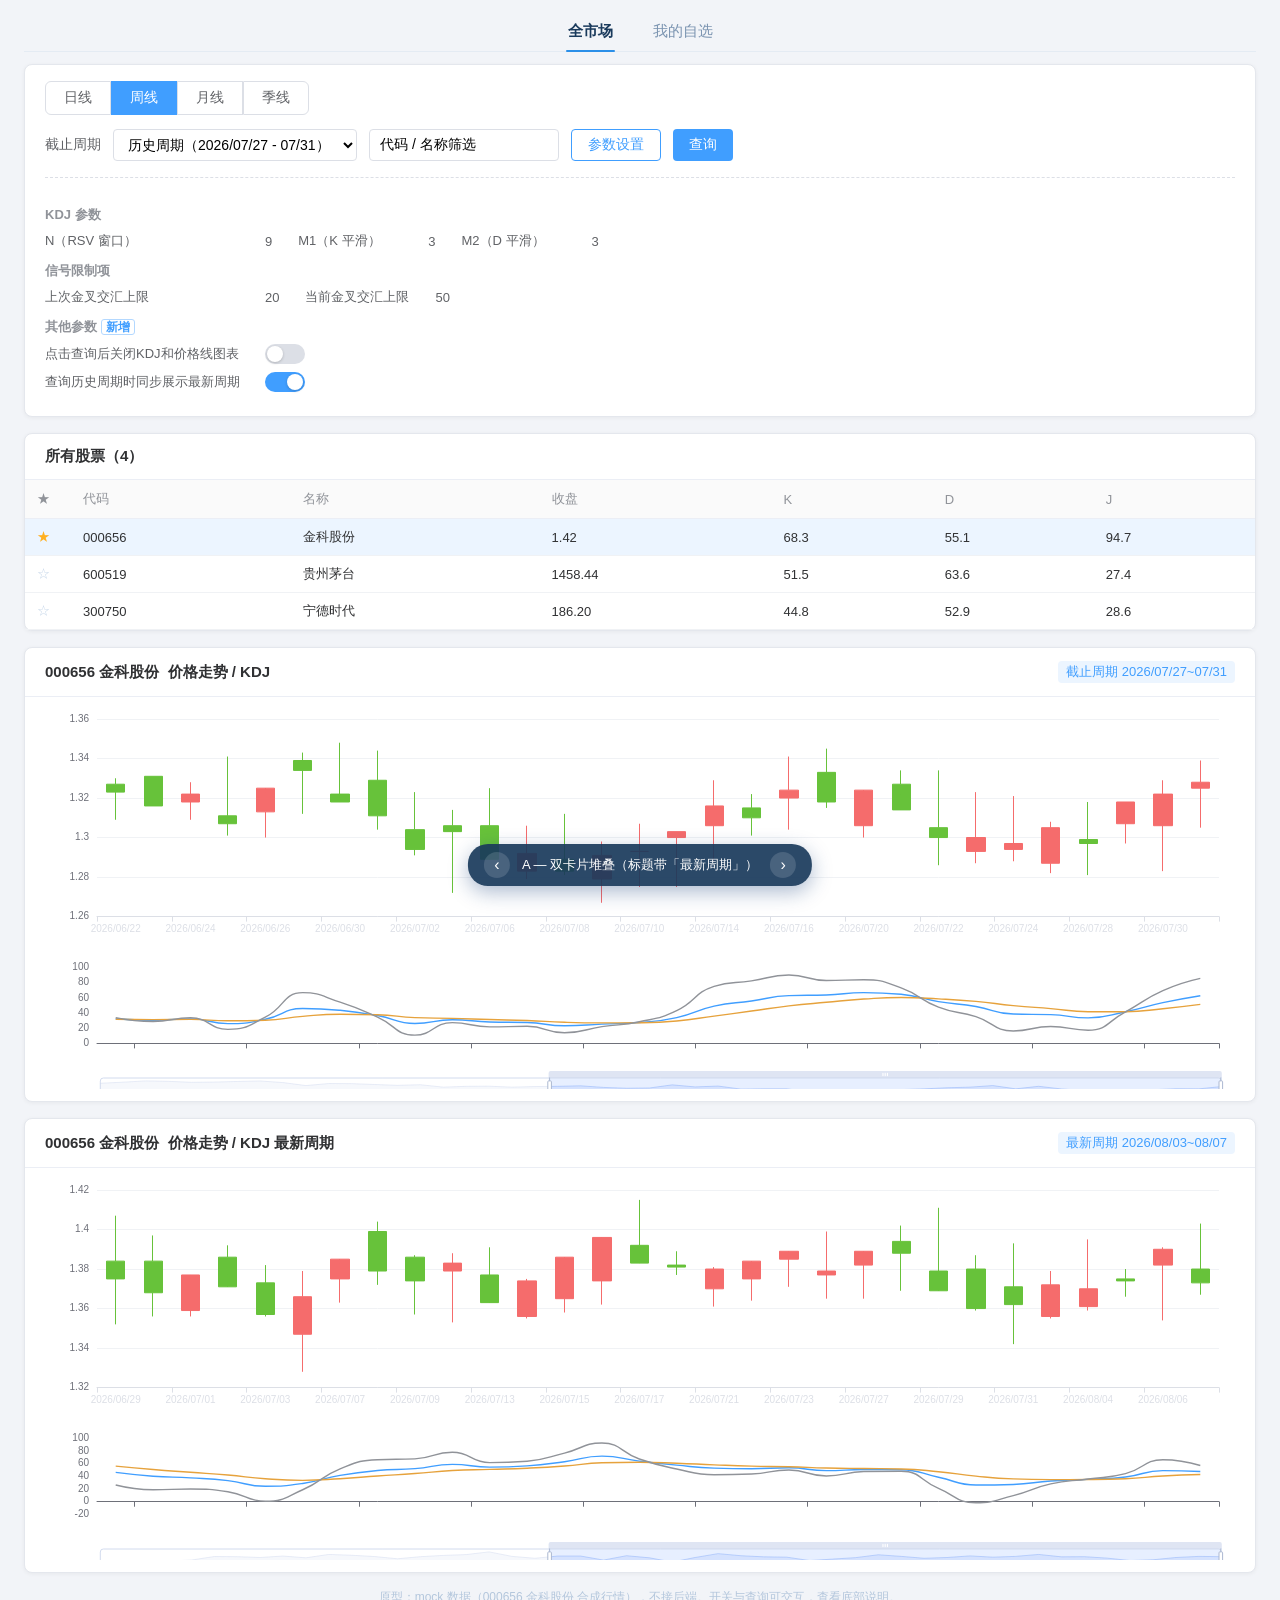
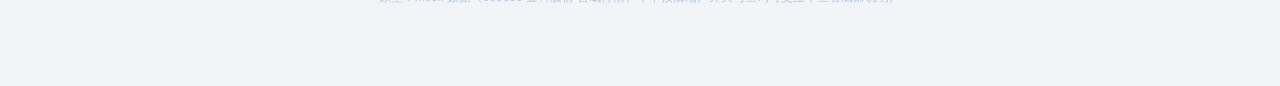
<file: docs/prototype/kdj-chart-sync-prototype.html>
<!DOCTYPE html>
<html lang="zh-CN">
<head>
<meta charset="UTF-8">
<meta name="viewport" content="width=device-width, initial-scale=1.0">
<title>KDJ 双周期图表 + 其他参数 — 原型</title>
<!--
  原型（throwaway）：KDJ 图表双周期展示 + 参数设置新增「其他参数」两个开关。
  ?variant=A|B|C 或底部条/左右方向键切换。
  评估点：
    1) 历史截止周期时，截止周期图下方多一张「最新周期」图，标题/样式是否合适
    2) 参数设置里两个新开关的文案与位置
    3) 参数「点击查询后关闭KDJ和价格线图表」的关闭行为（含最新周期图）
  交互口径（与生产一致）：查询触发制；截止周期=最新周期时不展示额外图表。
  演示规则：mock 数据（000656 金科股份 合成行情），不接后端；KDJ 按 n=9 现算。
-->
<style>
  * { box-sizing: border-box; }
  body { margin: 0; background: #f2f4f8; font-family: "Helvetica Neue", Arial, "PingFang SC", "Microsoft YaHei", sans-serif; color: #303133; }
  #app { max-width: 1280px; margin: 0 auto; padding: 16px 24px 80px; }
  button { cursor: pointer; border: none; background: none; font-family: inherit; }

  .nav-underline { display: flex; justify-content: center; gap: 36px; border-bottom: 1px solid #e4ebf3; margin-bottom: 12px; }
  .nav-underline a { position: relative; padding: 6px 2px 10px; font-size: 15px; color: #7a93b0; cursor: pointer; text-decoration: none; }
  .nav-underline a.on { color: #1a3a5c; font-weight: 600; }
  .nav-underline a.on::after { content: ""; position: absolute; left: 0; right: 0; bottom: -1px; height: 2px; background: #2b8fe8; border-radius: 2px; }

  .toolbar { background: #fff; border: 1px solid #e4e7ed; border-radius: 8px; box-shadow: 0 1px 4px rgba(0,0,0,.05); padding: 16px 20px; margin-bottom: 16px; }
  .period-btns { display: flex; gap: 0; margin-bottom: 14px; }
  .ptab { padding: 7px 18px; font-size: 14px; color: #606266; border: 1px solid #dcdfe6; background: #fff; }
  .ptab:first-child { border-radius: 6px 0 0 6px; }
  .ptab:last-child { border-radius: 0 6px 6px 0; }
  .ptab.on { background: #409eff; color: #fff; border-color: #409eff; }
  .selector-row { display: flex; align-items: center; gap: 12px; flex-wrap: wrap; }
  .selector-row .label { color: #606266; font-size: 14px; }
  .sel, .input { height: 32px; border: 1px solid #dcdfe6; border-radius: 4px; padding: 0 10px; font-size: 14px; background: #fff; }
  .btn { height: 32px; padding: 0 16px; border-radius: 4px; font-size: 14px; }
  .btn-primary { background: #409eff; color: #fff; }
  .btn-plain { border: 1px solid #409eff; color: #409eff; background: #fff; }
  .query-dot { display: inline-block; width: 7px; height: 7px; border-radius: 50%; background: #ffb020; margin-left: 5px; vertical-align: middle; }

  .param-panel { margin-top: 16px; border-top: 1px dashed #dcdfe6; padding-top: 16px; font-size: 13px; color: #606266; }
  .param-panel .divider { color: #909399; font-weight: 600; margin: 12px 0 8px; font-size: 13px; }
  .param-panel .prow { display: flex; align-items: center; gap: 10px; margin-bottom: 8px; }
  .param-panel .plabel { width: 210px; color: #606266; }
  .switch { position: relative; width: 40px; height: 20px; border-radius: 10px; background: #dcdfe6; transition: background .2s; }
  .switch::after { content: ""; position: absolute; top: 2px; left: 2px; width: 16px; height: 16px; border-radius: 50%; background: #fff; transition: left .2s; box-shadow: 0 1px 3px rgba(0,0,0,.2); }
  .switch.on { background: #409eff; }
  .switch.on::after { left: 22px; }
  .new-badge { color: #409eff; font-size: 12px; border: 1px solid #b3d8ff; border-radius: 3px; padding: 0 4px; }

  .card { background: #fff; border: 1px solid #e4e7ed; border-radius: 8px; box-shadow: 0 1px 4px rgba(0,0,0,.05); margin-bottom: 16px; }
  .card-head { display: flex; justify-content: space-between; align-items: center; padding: 13px 20px; border-bottom: 1px solid #ebeef5; font-weight: 600; font-size: 15px; }
  .card-body { padding: 12px 20px; }
  .chart-head .period { color: #409eff; font-size: 13px; font-weight: 500; background: #ecf5ff; border-radius: 4px; padding: 2px 8px; }
  .chart-box { width: 100%; height: 380px; }
  .table { width: 100%; border-collapse: collapse; font-size: 13px; }
  .table th { text-align: left; color: #909399; font-weight: 500; padding: 10px 12px; border-bottom: 1px solid #ebeef5; background: #fafafa; }
  .table td { padding: 9px 12px; border-bottom: 1px solid #f0f2f5; font-variant-numeric: tabular-nums; }
  .table tr.sel-row td { background: #ecf5ff; }
  .fav { color: #c8d8ea; }
  .fav.on { color: #ffb020; }

  /* 变体 B：单卡双图 + 分隔线 */
  .inner-label { font-size: 13px; color: #909399; margin: 8px 2px; }
  .inner-label b { color: #303133; }
  .divider-line { border-top: 1px dashed #dcdfe6; margin: 10px 0; }
  /* 变体 C：最新周期图可折叠 */
  .fold { cursor: pointer; user-select: none; }
  .fold .arrow { display: inline-block; margin-right: 6px; transition: transform .2s; color: #909399; }
  .fold.collapsed .arrow { transform: rotate(-90deg); }

  /* 底部变体切换条（原型专用） */
  .bottom-bar { position: fixed; left: 50%; bottom: 14px; transform: translateX(-50%); z-index: 99;
    display: flex; align-items: center; gap: 12px; background: rgba(26,58,92,.92); color: #fff;
    padding: 8px 16px; border-radius: 20px; font-size: 13px; box-shadow: 0 6px 20px rgba(20,60,120,.35); }
  .bottom-bar button { color: #fff; font-size: 16px; width: 26px; height: 26px; border-radius: 50%; background: rgba(255,255,255,.14); }
  .hint { text-align: center; color: #b3c6dc; font-size: 12px; margin-top: 6px; }
</style>
</head>
<body>
<div id="app">
  <nav class="nav-underline">
    <a class="on">全市场</a><a>我的自选</a>
  </nav>

  <div class="toolbar">
    <div class="period-btns">
      <span class="ptab">日线</span><span class="ptab on">周线</span><span class="ptab">月线</span><span class="ptab">季线</span>
    </div>
    <div class="selector-row">
      <span class="label">截止周期</span>
      <select id="cutoff" class="sel">
        <option value="latest">最新周期（2026/08/03 - 08/07）</option>
        <option value="hist" selected>历史周期（2026/07/27 - 07/31）</option>
      </select>
      <input class="input" value="代码 / 名称筛选" style="width: 190px">
      <button class="btn btn-plain">参数设置</button>
      <button class="btn btn-primary" id="queryBtn">查询</button>
    </div>

    <div class="param-panel">
      <div class="divider">KDJ 参数</div>
      <div class="prow"><span class="plabel">N（RSV 窗口）</span><span>9</span><span class="plabel" style="width:120px;margin-left:16px">M1（K 平滑）</span><span>3</span><span class="plabel" style="width:120px;margin-left:16px">M2（D 平滑）</span><span>3</span></div>
      <div class="divider">信号限制项</div>
      <div class="prow"><span class="plabel">上次金叉交汇上限</span><span>20</span><span class="plabel" style="width:120px;margin-left:16px">当前金叉交汇上限</span><span>50</span></div>
      <div class="divider">其他参数 <span class="new-badge">新增</span></div>
      <div class="prow">
        <span class="plabel">点击查询后关闭KDJ和价格线图表</span>
        <span id="swClose" class="switch"></span>
      </div>
      <div class="prow">
        <span class="plabel">查询历史周期时同步展示最新周期</span>
        <span id="swLatest" class="switch on"></span>
      </div>
    </div>
  </div>

  <div class="card">
    <div class="card-head"><span>所有股票（4）</span></div>
    <div class="card-body" style="padding:0">
      <table class="table">
        <thead><tr><th style="width:46px">★</th><th>代码</th><th>名称</th><th>收盘</th><th>K</th><th>D</th><th>J</th></tr></thead>
        <tbody>
          <tr class="sel-row"><td class="fav on">★</td><td>000656</td><td>金科股份</td><td>1.42</td><td>68.3</td><td>55.1</td><td>94.7</td></tr>
          <tr><td class="fav">☆</td><td>600519</td><td>贵州茅台</td><td>1458.44</td><td>51.5</td><td>63.6</td><td>27.4</td></tr>
          <tr><td class="fav">☆</td><td>300750</td><td>宁德时代</td><td>186.20</td><td>44.8</td><td>52.9</td><td>28.6</td></tr>
        </tbody>
      </table>
    </div>
  </div>

  <!-- 变体 A：两张独立卡片堆叠，最新周期图标题带「最新周期」 -->
  <div data-variant="A">
    <div class="card chart-card" id="cardA-cut">
      <div class="card-head chart-head"><span>000656 金科股份&nbsp;&nbsp;价格走势 / KDJ</span><span class="period">截止周期 2026/07/27~07/31</span></div>
      <div class="card-body"><div id="vcA-cut" class="chart-box"></div></div>
    </div>
    <div class="card chart-card" id="cardA-latest">
      <div class="card-head chart-head"><span>000656 金科股份&nbsp;&nbsp;价格走势 / KDJ 最新周期</span><span class="period">最新周期 2026/08/03~08/07</span></div>
      <div class="card-body"><div id="vcA-latest" class="chart-box"></div></div>
    </div>
  </div>

  <!-- 变体 B：单卡片内两张图，分隔线 + 小标签 -->
  <div data-variant="B" hidden>
    <div class="card">
      <div class="card-head chart-head"><span>000656 金科股份&nbsp;&nbsp;价格走势 / KDJ</span><span class="period">周线</span></div>
      <div class="card-body">
        <div class="inner-label"><b>截止周期</b>&nbsp; 2026/07/27~07/31</div>
        <div id="vcB-cut" class="chart-box" style="height:330px"></div>
        <div class="divider-line"></div>
        <div class="inner-label"><b>最新周期</b>&nbsp; 2026/08/03~08/07</div>
        <div id="vcB-latest" class="chart-box" style="height:330px"></div>
      </div>
    </div>
  </div>

  <!-- 变体 C：最新周期图可折叠，默认展开 -->
  <div data-variant="C" hidden>
    <div class="card chart-card" id="cardC-cut">
      <div class="card-head chart-head"><span>000656 金科股份&nbsp;&nbsp;价格走势 / KDJ</span><span class="period">截止周期 2026/07/27~07/31</span></div>
      <div class="card-body"><div id="vcC-cut" class="chart-box"></div></div>
    </div>
    <div class="card chart-card" id="cardC-latest">
      <div class="card-head chart-head fold" id="foldC"><span class="arrow">▼</span><span>000656 金科股份&nbsp;&nbsp;价格走势 / KDJ 最新周期</span><span class="period">最新周期 2026/08/03~08/07</span></div>
      <div class="card-body" id="bodyC-latest"><div id="vcC-latest" class="chart-box"></div></div>
    </div>
  </div>

  <div class="hint">原型：mock 数据（000656 金科股份 合成行情），不接后端。开关与查询可交互，查看底部说明。</div>
</div>

<div class="bottom-bar">
  <button id="prev">‹</button>
  <span id="vname"></span>
  <button id="next">›</button>
</div>

<script src="../../src/main/resources/static/vendor/echarts.min.js"></script>
<script>
(function () {
  var VARIANTS = {
    A: 'A — 双卡片堆叠（标题带「最新周期」）',
    B: 'B — 单卡片双图 + 分隔线',
    C: 'C — 最新周期图可折叠'
  };
  var keys = Object.keys(VARIANTS);
  function currentVariant() {
    var v = new URLSearchParams(location.search).get('variant');
    return VARIANTS[v] ? v : 'A';
  }
  function show(v) {
    keys.forEach(function (k) {
      document.querySelectorAll('[data-variant="' + k + '"]').forEach(function (el) { el.hidden = k !== v; });
    });
    document.getElementById('vname').textContent = VARIANTS[v];
    renderCharts();
  }
  function go(v) {
    var url = new URL(location.href);
    url.searchParams.set('variant', v);
    history.replaceState(null, '', url);
    show(v);
  }
  function step(dir) {
    var i = keys.indexOf(currentVariant());
    go(keys[(i + dir + keys.length) % keys.length]);
  }
  document.getElementById('prev').onclick = function () { step(-1); };
  document.getElementById('next').onclick = function () { step(1); };
  document.addEventListener('keydown', function (e) {
    if (e.key === 'ArrowLeft') step(-1);
    if (e.key === 'ArrowRight') step(1);
  });

  // ---- mock 行情（确定性伪随机，000656 金科股份）----
  function mulberry32(seed) {
    return function () {
      seed |= 0; seed = seed + 0x6D2B79F5 | 0;
      var t = Math.imul(seed ^ seed >>> 15, 1 | seed);
      t = t + Math.imul(t ^ t >>> 7, 61 | t) ^ t;
      return ((t ^ t >>> 14) >>> 0) / 4294967296;
    };
  }
  function bizDays(end, n) {
    var out = [], d = new Date(end), added = 0;
    while (added < n) {
      var day = d.getDay();
      if (day !== 0 && day !== 6) { out.unshift(fmt(d)); added++; }
      d.setDate(d.getDate() - 1);
    }
    return out;
  }
  function fmt(d) {
    return d.getFullYear() + '/' + String(d.getMonth() + 1).padStart(2, '0') + '/' + String(d.getDate()).padStart(2, '0');
  }
  function genSeries(endDate, n, seed) {
    var dates = bizDays(endDate, n);
    var rnd = mulberry32(seed);
    var close = 1.35, rows = [];
    dates.forEach(function (d) {
      var open = close * (1 + (rnd() - 0.48) * 0.02);
      var high = Math.max(open, close) * (1 + rnd() * 0.018);
      var low = Math.min(open, close) * (1 - rnd() * 0.018);
      close = (open + close) / 2 * (1 + (rnd() - 0.5) * 0.025);
      close = Math.max(close, 0.9);
      rows.push({ d: d, o: +open.toFixed(3), h: +high.toFixed(3), l: +low.toFixed(3), c: +close.toFixed(3) });
    });
    // KDJ n=9
    var k = 50, d_ = 50, kdj = [];
    rows.forEach(function (r, i) {
      var lo = r.l, hi = r.h;
      for (var j = Math.max(0, i - 8); j <= i; j++) { lo = Math.min(lo, rows[j].l); hi = Math.max(hi, rows[j].h); }
      var rsv = hi === lo ? 50 : (r.c - lo) / (hi - lo) * 100;
      k = (2 * k + rsv) / 3; d_ = (2 * d_ + k) / 3;
      kdj.push({ k: +k.toFixed(2), d: +d_.toFixed(2), j: +(3 * k - 2 * d_).toFixed(2) });
    });
    return { rows: rows, kdj: kdj };
  }

  // ---- 状态与交互 ----
  var cutoff = 'hist';        // hist | latest
  var closeOnQuery = false;   // 参数1
  var showLatest = true;      // 参数2
  var chartsHidden = false;

  function latestVisible() {
    return !chartsHidden && showLatest && cutoff === 'hist';
  }
  function syncCharts() {
    var v = currentVariant();
    document.querySelectorAll('[data-variant="' + v + '"] .card').forEach(function (c) {
      c.style.display = (v === 'A' || v === 'C')
        ? (chartsHidden || (c.id.indexOf('latest') >= 0 && !latestVisible()) ? 'none' : '')
        : '';
    });
    if (v === 'B') {
      var cardB = document.querySelector('[data-variant="B"] .card');
      if (cardB) cardB.style.display = chartsHidden ? 'none' : '';
      var vis = latestVisible();
      [document.getElementById('vcB-latest'),
       document.querySelector('[data-variant="B"] .inner-label:last-child'),
       document.querySelector('[data-variant="B"] .divider-line')].forEach(function (el) {
        if (el) el.style.display = vis ? '' : 'none';
      });
    }
    renderCharts();
  }
  function renderCharts() {
    var v = currentVariant();
    var cutEl = document.getElementById('vc' + v + '-cut');
    var latEl = document.getElementById('vc' + v + '-latest');
    if (cutEl && !chartsHidden) drawChart(cutEl, genSeries(new Date(2026, 6, 31), 50, 100 + v.charCodeAt(0)));
    if (latEl && latestVisible()) drawChart(latEl, genSeries(new Date(2026, 7, 7), 50, 200 + v.charCodeAt(0)));
  }
  function drawChart(el, data) {
    el.innerHTML = '';
    var labels = data.rows.map(function (r) { return r.d; });
    var candle = data.rows.map(function (r) { return [r.o, r.c, r.l, r.h]; });
    var chart = echarts.init(el);
    chart.setOption({
      animation: false,
      tooltip: { trigger: 'axis' },
      axisPointer: { link: [{ xAxisIndex: 'all' }] },
      grid: [
        { left: 52, right: 16, top: 10, height: '52%' },
        { left: 52, right: 16, top: '68%', height: '20%' }
      ],
      xAxis: [
        { type: 'category', data: labels, boundaryGap: true, axisLine: { lineStyle: { color: '#dcdfe6' } }, axisLabel: { fontSize: 10 } },
        { type: 'category', gridIndex: 1, data: labels, axisLabel: { show: false } }
      ],
      yAxis: [
        { scale: true, splitLine: { lineStyle: { color: '#f0f2f5' } }, axisLabel: { fontSize: 10 } },
        { gridIndex: 1, scale: true, splitLine: { show: false }, axisLabel: { fontSize: 10 } }
      ],
      dataZoom: [
        { type: 'inside', xAxisIndex: [0, 1], start: 40, end: 100 },
        { type: 'slider', xAxisIndex: [0, 1], bottom: 0, height: 18, start: 40, end: 100 }
      ],
      series: [
        { name: 'K线', type: 'candlestick', data: candle,
          itemStyle: { color: '#f56c6c', color0: '#67c23a', borderColor: '#f56c6c', borderColor0: '#67c23a' } },
        { name: 'K', type: 'line', data: data.kdj.map(function (p) { return p.k; }), xAxisIndex: 1, yAxisIndex: 1,
          smooth: true, showSymbol: false, lineStyle: { width: 1.4, color: '#409eff' } },
        { name: 'D', type: 'line', data: data.kdj.map(function (p) { return p.d; }), xAxisIndex: 1, yAxisIndex: 1,
          smooth: true, showSymbol: false, lineStyle: { width: 1.4, color: '#e6a23c' } },
        { name: 'J', type: 'line', data: data.kdj.map(function (p) { return p.j; }), xAxisIndex: 1, yAxisIndex: 1,
          smooth: true, showSymbol: false, lineStyle: { width: 1.4, color: '#909399' } }
      ]
    });
  }

  // 开关
  function bindSwitch(id, onChange) {
    document.getElementById(id).onclick = function () {
      this.classList.toggle('on');
      onChange(this.classList.contains('on'));
    };
  }
  bindSwitch('swClose', function (on) { closeOnQuery = on; });
  bindSwitch('swLatest', function (on) { showLatest = on; syncCharts(); });
  // 截止周期选择
  document.getElementById('cutoff').onchange = function () {
    cutoff = this.value;
    syncCharts();
  };
  // 查询：参数1 开 → 关闭图表；关 → 图表保持（跟随刷新）
  document.getElementById('queryBtn').onclick = function () {
    chartsHidden = closeOnQuery;
    syncCharts();
  };
  // 变体 C 折叠
  document.getElementById('foldC').onclick = function () {
    this.classList.toggle('collapsed');
    document.getElementById('bodyC-latest').style.display = this.classList.contains('collapsed') ? 'none' : '';
  };

  show(currentVariant());
})();
</script>
</body>
</html>
</file>
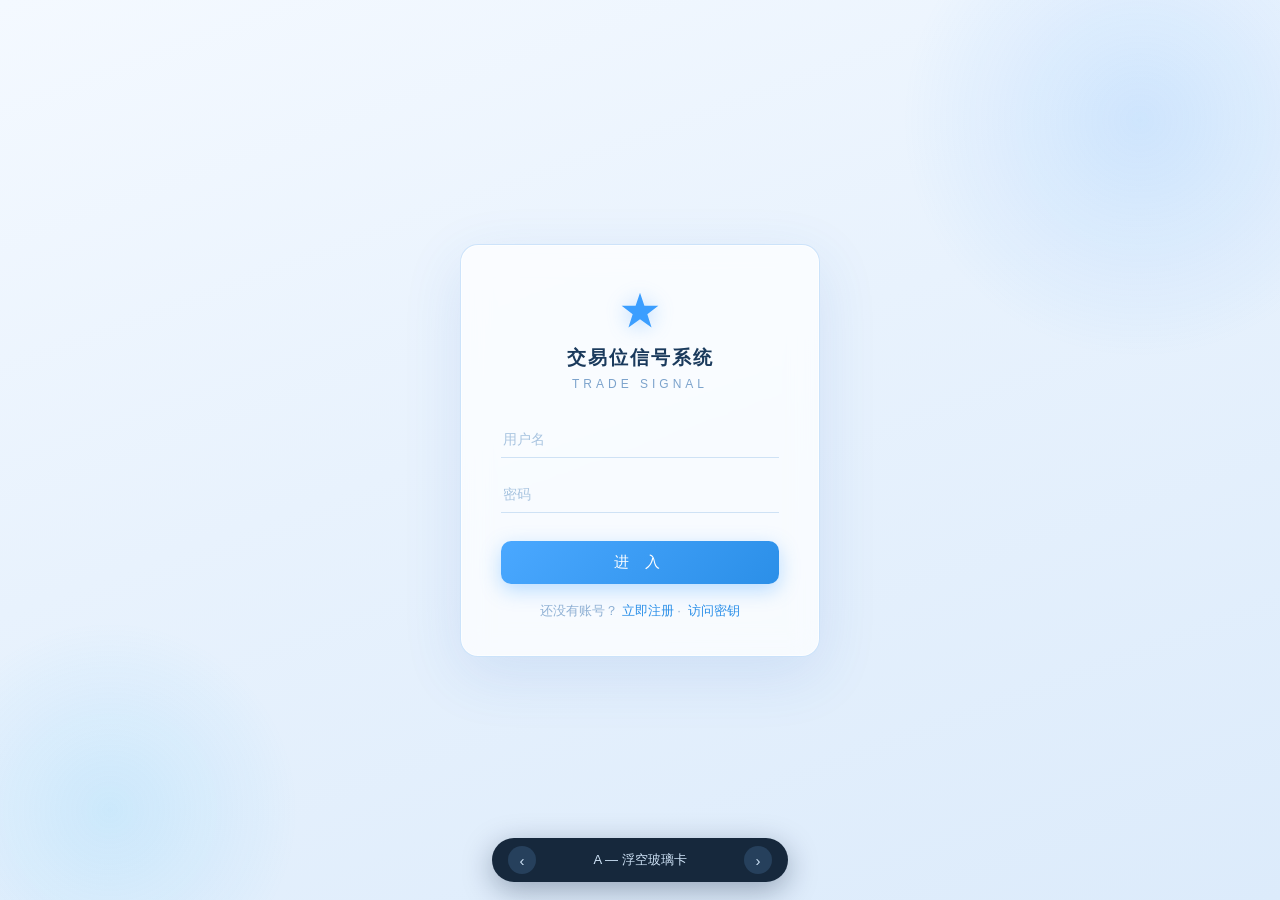
<file: docs/prototype/login-ui-prototype.html>
<!DOCTYPE html>
<html lang="zh-CN">
<head>
<meta charset="UTF-8">
<meta name="viewport" content="width=device-width, initial-scale=1.0">
<title>登录页原型 — 交易位信号系统</title>
<!--
  原型（throwaway）：登录/注册页 UI 三变体，?variant=A|B|C 或底部条/左右方向键切换。
  交互口径（与生产一致）：默认登录页；「立即注册」切注册页；注册成功 → 提示后跳回登录；
  登录/注册输入状态完全独立；错误提示带剩余尝试次数、3 秒自动消失；5 次锁 15 分钟。
  演示规则：登录密码 demo1234 为正确，其余为错误（扣次数）；注册任意合法输入即成功。
-->
<style>
  * { margin: 0; padding: 0; box-sizing: border-box; }
  body { font-family: -apple-system, "Segoe UI", "Microsoft YaHei", sans-serif; min-height: 100vh; }
  input { outline: none; }
  button { cursor: pointer; border: none; }

  /* ============ 共享：提示条（3 秒自动消失） ============ */
  .toast { position: fixed; top: 24px; left: 50%; transform: translateX(-50%) translateY(-8px);
    padding: 10px 22px; border-radius: 8px; font-size: 14px; z-index: 9999;
    opacity: 0; pointer-events: none; transition: all .25s ease; box-shadow: 0 6px 24px rgba(30,90,180,.15); }
  .toast.show { opacity: 1; transform: translateX(-50%) translateY(0); }
  .toast.error { background: #fef0f0; color: #d03050; border: 1px solid #fbc4d0; }
  .toast.success { background: #ecf7ff; color: #0b6bcb; border: 1px solid #a8dcf7; }

  /* ============ 变体 A：浮空玻璃卡 ============ */
  .va { display: flex; align-items: center; justify-content: center; min-height: 100vh;
    background: linear-gradient(160deg, #f4f9ff 0%, #e8f2fd 45%, #dcebfb 100%); }
  .va::before { content: ""; position: fixed; width: 480px; height: 480px; border-radius: 50%;
    background: radial-gradient(circle, rgba(64,158,255,.16), transparent 70%); top: -120px; right: -100px; }
  .va::after { content: ""; position: fixed; width: 380px; height: 380px; border-radius: 50%;
    background: radial-gradient(circle, rgba(56,189,248,.14), transparent 70%); bottom: -100px; left: -80px; }
  .va .card { position: relative; z-index: 1; width: 360px; padding: 44px 40px 36px;
    background: rgba(255,255,255,.72); backdrop-filter: blur(14px);
    border: 1px solid rgba(120,180,240,.35); border-radius: 18px;
    box-shadow: 0 18px 60px rgba(50,110,200,.12), 0 0 0 1px rgba(255,255,255,.6) inset; }
  .va .logo { text-align: center; margin-bottom: 8px; }
  .va .logo svg { filter: drop-shadow(0 2px 10px rgba(64,158,255,.4)); }
  .va h1 { text-align: center; font-size: 19px; font-weight: 600; color: #1a3a5c; letter-spacing: 2px; }
  .va .sub { text-align: center; font-size: 12px; color: #7ca3cc; letter-spacing: 4px; margin: 6px 0 30px; }
  .va .field { margin-bottom: 18px; }
  .va input { width: 100%; border: none; border-bottom: 1.5px solid #cfe2f5; background: transparent;
    padding: 10px 2px; font-size: 14px; color: #1a3a5c; transition: border-color .2s; }
  .va input:focus { border-bottom-color: #3b9eff; }
  .va input::placeholder { color: #a8c4e0; }
  .va .btn { width: 100%; margin-top: 10px; padding: 12px; border-radius: 10px; font-size: 15px; letter-spacing: 6px;
    color: #fff; background: linear-gradient(135deg, #4aa8ff, #2b8fe8); box-shadow: 0 6px 20px rgba(59,158,255,.35);
    transition: transform .15s, box-shadow .15s; }
  .va .btn:hover { transform: translateY(-1px); box-shadow: 0 10px 26px rgba(59,158,255,.45); }
  .va .switch { text-align: center; margin-top: 18px; font-size: 13px; color: #8fb0d4; }
  .va .switch a { color: #2b8fe8; text-decoration: none; margin-left: 4px; cursor: pointer; }
  .va .switch a:hover { text-decoration: underline; }

  /* ============ 变体 B：左右分屏 ============ */
  .vb { display: flex; min-height: 100vh; }
  .vb .brand { flex: 1.15; position: relative; overflow: hidden; color: #eaf4ff;
    background: linear-gradient(150deg, #0c2d52 0%, #14508f 55%, #2b8fe8 100%);
    display: flex; flex-direction: column; justify-content: center; padding: 0 7%; }
  .vb .brand::before { content: ""; position: absolute; inset: 0; opacity: .35;
    background-image: linear-gradient(rgba(140,200,255,.12) 1px, transparent 1px),
      linear-gradient(90deg, rgba(140,200,255,.12) 1px, transparent 1px);
    background-size: 44px 44px; }
  .vb .brand::after { content: ""; position: absolute; left: 0; right: 0; height: 120px; top: 30%;
    background: linear-gradient(180deg, transparent, rgba(120,200,255,.12), transparent); }
  .vb .brand h1 { position: relative; font-size: 34px; font-weight: 600; letter-spacing: 6px; }
  .vb .brand .en { position: relative; margin-top: 10px; font-size: 13px; letter-spacing: 5px; color: #9fd0f7; }
  .vb .brand .line { position: relative; margin-top: 26px; width: 56px; height: 3px; background: #58c4ff; border-radius: 2px; }
  .vb .brand p { position: relative; margin-top: 22px; font-size: 14px; line-height: 2; color: #b9d9f5; max-width: 380px; }
  .vb .panel { flex: 1; display: flex; align-items: center; justify-content: center; background: #f7fafd; }
  .vb .form { width: 340px; }
  .vb .form h2 { font-size: 22px; color: #173a5e; font-weight: 600; }
  .vb .form .tip { font-size: 13px; color: #93aec9; margin: 8px 0 30px; }
  .vb .field { position: relative; margin-bottom: 16px; }
  .vb .field label { display: block; font-size: 12px; color: #6f93b8; margin-bottom: 6px; letter-spacing: 1px; }
  .vb input { width: 100%; padding: 11px 14px; font-size: 14px; color: #173a5e;
    border: 1px solid #d6e5f3; border-radius: 8px; background: #fff; transition: border-color .2s, box-shadow .2s; }
  .vb input:focus { border-color: #3b9eff; box-shadow: 0 0 0 3px rgba(59,158,255,.14); }
  .vb .btn { width: 100%; margin-top: 8px; padding: 12px; border-radius: 8px; font-size: 15px;
    color: #fff; background: #1c6dd0; letter-spacing: 4px; transition: background .2s; }
  .vb .btn:hover { background: #2b8fe8; }
  .vb .switch { text-align: center; margin-top: 20px; font-size: 13px; color: #8ba7c4; }
  .vb .switch a { color: #1c6dd0; cursor: pointer; text-decoration: none; }
  .vb .switch a:hover { text-decoration: underline; }

  /* ============ 变体 C：HUD 科幻 ============ */
  .vc { display: flex; align-items: center; justify-content: center; min-height: 100vh; background: #eef4fb; }
  .vc::before { content: ""; position: fixed; inset: 0;
    background-image: linear-gradient(rgba(80,160,230,.07) 1px, transparent 1px),
      linear-gradient(90deg, rgba(80,160,230,.07) 1px, transparent 1px);
    background-size: 36px 36px; }
  .vc::after { content: ""; position: fixed; inset: 0; pointer-events: none;
    background: repeating-linear-gradient(0deg, transparent 0 3px, rgba(120,190,250,.03) 3px 4px); }
  /* clip-path 会连阴影/子元素一起裁掉，所以外壳负责定位与角标，frame 层出切角描边，inner 出白底 */
  .vc .frame-outer { position: relative; z-index: 1; width: 400px; filter: drop-shadow(0 14px 40px rgba(40,110,200,.16)); }
  .vc .frame { padding: 1.5px;
    background: linear-gradient(160deg, rgba(120,190,250,.75), rgba(180,215,250,.35));
    clip-path: polygon(18px 0, 100% 0, 100% calc(100% - 18px), calc(100% - 18px) 100%, 0 100%, 0 18px); }
  .vc .inner { background: rgba(252,254,255,.97); padding: 38px 36px 30px;
    clip-path: polygon(17px 0, 100% 0, 100% calc(100% - 17px), calc(100% - 17px) 100%, 0 100%, 0 17px); }
  .vc .corner { position: absolute; width: 14px; height: 14px; border: 2px solid #3b9eff; z-index: 2; }
  .vc .corner.tl { top: -6px; left: -6px; border-right: none; border-bottom: none; }
  .vc .corner.tr { top: -6px; right: -6px; border-left: none; border-bottom: none; }
  .vc .corner.bl { bottom: -6px; left: -6px; border-right: none; border-top: none; }
  .vc .corner.br { bottom: -6px; right: -6px; border-left: none; border-top: none; }
  .vc h1 { font-size: 17px; color: #12365c; letter-spacing: 5px; font-weight: 600; }
  .vc .sys { font-family: "Consolas", monospace; font-size: 11px; color: #58a6e8; letter-spacing: 3px; margin: 8px 0 28px; }
  .vc .sys::before { content: "▸ "; color: #3b9eff; }
  .vc .field { margin-bottom: 16px; }
  .vc .field label { display: block; font-family: "Consolas", monospace; font-size: 10px; letter-spacing: 3px;
    color: #6b98c4; margin-bottom: 6px; text-transform: uppercase; }
  .vc input { width: 100%; padding: 11px 12px; font-size: 14px; color: #12365c; background: #f4f9fe;
    border: 1px solid #cfe2f4; border-left: 3px solid #3b9eff;
    clip-path: polygon(0 0, 100% 0, 100% calc(100% - 8px), calc(100% - 8px) 100%, 0 100%); transition: background .2s; }
  .vc input:focus { background: #eaf4fd; }
  .vc .btn { width: 100%; margin-top: 10px; padding: 12px; font-size: 14px; letter-spacing: 6px; color: #fff;
    background: linear-gradient(90deg, #1f7ad6, #3b9eff);
    clip-path: polygon(10px 0, 100% 0, calc(100% - 10px) 100%, 0 100%); transition: filter .15s; }
  .vc .btn:hover { filter: brightness(1.1); }
  .vc .switch { text-align: center; margin-top: 18px; font-size: 12px; letter-spacing: 1px; color: #7fa5cc; }
  .vc .switch a { color: #1f7ad6; cursor: pointer; text-decoration: none; border-bottom: 1px dashed #7fb8ec; padding-bottom: 1px; }

  /* ============ 原型切换条（不属于被评估的设计） ============ */
  .proto-bar { position: fixed; bottom: 18px; left: 50%; transform: translateX(-50%); z-index: 10000;
    display: flex; align-items: center; gap: 14px; padding: 8px 16px; border-radius: 999px;
    background: #16283c; color: #cfe3f7; font-size: 13px; box-shadow: 0 8px 30px rgba(10,30,60,.35); }
  .proto-bar button { background: #26405c; color: #cfe3f7; width: 28px; height: 28px; border-radius: 50%;
    font-size: 15px; line-height: 1; }
  .proto-bar button:hover { background: #35577c; }
  .proto-bar .name { min-width: 180px; text-align: center; }
</style>
</head>
<body>

<div id="toast" class="toast"></div>

<!-- 变体 A：浮空玻璃卡 -->
<div class="va" data-variant="A">
  <div class="card">
    <div class="logo">
      <svg width="44" height="44" viewBox="0 0 24 24" fill="none">
        <path d="M12 2l2.4 7.2H22l-6 4.6 2.3 7.2-6.3-4.5-6.3 4.5L8 13.8l-6-4.6h7.6z" fill="#3b9eff"/>
      </svg>
    </div>
    <h1>交易位信号系统</h1>
    <div class="sub">TRADE SIGNAL</div>
    <form data-mode="login">
      <div class="field"><input name="username" placeholder="用户名" autocomplete="off"></div>
      <div class="field"><input name="password" type="password" placeholder="密码"></div>
      <button type="submit" class="btn">进 入</button>
      <div class="switch">还没有账号？<a data-action="goto-register">立即注册</a> · <a data-action="use-key">访问密钥</a></div>
    </form>
    <form data-mode="register" style="display:none">
      <div class="field"><input name="r-username" placeholder="用户名（3-20 位字母/数字/下划线）" autocomplete="off"></div>
      <div class="field"><input name="r-password" type="password" placeholder="密码（8-64 位）"></div>
      <div class="field"><input name="r-invite" placeholder="邀请码" autocomplete="off"></div>
      <button type="submit" class="btn">注 册</button>
      <div class="switch">已有账号？<a data-action="goto-login">返回登录</a></div>
    </form>
  </div>
</div>

<!-- 变体 B：左右分屏 -->
<div class="vb" data-variant="B" style="display:none">
  <div class="brand">
    <h1>交易位信号系统</h1>
    <div class="en">KDJ TRADE SIGNAL</div>
    <div class="line"></div>
    <p>基于 KDJ 指标的全市场交易位识别。<br>日 / 周 / 月 / 季四周期独立计算，金叉与交易位实时扫描。</p>
  </div>
  <div class="panel">
    <div class="form">
      <form data-mode="login">
        <h2>登录</h2>
        <div class="tip">欢迎回来，请登录你的账号</div>
        <div class="field"><label>用户名</label><input name="username" autocomplete="off"></div>
        <div class="field"><label>密码</label><input name="password" type="password"></div>
        <button type="submit" class="btn">登 录</button>
        <div class="switch">还没有账号？<a data-action="goto-register">立即注册</a> · <a data-action="use-key">访问密钥</a></div>
      </form>
      <form data-mode="register" style="display:none">
        <h2>注册</h2>
        <div class="tip">需要有效的邀请码</div>
        <div class="field"><label>用户名</label><input name="r-username" placeholder="3-20 位字母/数字/下划线" autocomplete="off"></div>
        <div class="field"><label>密码</label><input name="r-password" type="password" placeholder="8-64 位"></div>
        <div class="field"><label>邀请码</label><input name="r-invite" autocomplete="off"></div>
        <button type="submit" class="btn">注 册</button>
        <div class="switch">已有账号？<a data-action="goto-login">返回登录</a></div>
      </form>
    </div>
  </div>
</div>

<!-- 变体 C：HUD 科幻 -->
<div class="vc" data-variant="C" style="display:none">
  <div class="frame-outer">
    <span class="corner tl"></span><span class="corner tr"></span>
    <span class="corner bl"></span><span class="corner br"></span>
    <div class="frame">
      <div class="inner">
        <h1>交易位信号系统</h1>
        <div class="sys">SIGNAL.SYSTEM // AUTH</div>
        <form data-mode="login">
          <div class="field"><label>Username</label><input name="username" autocomplete="off"></div>
          <div class="field"><label>Password</label><input name="password" type="password"></div>
          <button type="submit" class="btn">进 入</button>
          <div class="switch">还没有账号？<a data-action="goto-register">立即注册</a> · <a data-action="use-key">访问密钥</a></div>
        </form>
        <form data-mode="register" style="display:none">
          <div class="field"><label>Username</label><input name="r-username" placeholder="3-20 位字母/数字/下划线" autocomplete="off"></div>
          <div class="field"><label>Password</label><input name="r-password" type="password" placeholder="8-64 位"></div>
          <div class="field"><label>Invite Code</label><input name="r-invite" autocomplete="off"></div>
          <button type="submit" class="btn">注 册</button>
          <div class="switch">已有账号？<a data-action="goto-login">返回登录</a></div>
        </form>
      </div>
    </div>
  </div>
</div>

<!-- 原型切换条 -->
<div class="proto-bar">
  <button id="prev" title="←">‹</button>
  <span class="name" id="vname"></span>
  <button id="next" title="→">›</button>
</div>

<script>
(function () {
  var VARIANTS = { A: 'A — 浮空玻璃卡', B: 'B — 左右分屏', C: 'C — HUD 科幻' };
  var keys = Object.keys(VARIANTS);

  function currentVariant() {
    var v = new URLSearchParams(location.search).get('variant');
    return VARIANTS[v] ? v : 'A';
  }
  function show(v) {
    keys.forEach(function (k) {
      document.querySelector('[data-variant="' + k + '"]').style.display = k === v ? '' : 'none';
    });
    // flex 布局的还原
    var el = document.querySelector('[data-variant="' + v + '"]');
    el.style.display = (v === 'B') ? 'flex' : 'flex';
    document.getElementById('vname').textContent = VARIANTS[v];
    document.body.className = '';
  }
  function go(v) {
    var url = new URL(location.href);
    url.searchParams.set('variant', v);
    history.replaceState(null, '', url);
    show(v);
  }
  function step(dir) {
    var i = keys.indexOf(currentVariant());
    go(keys[(i + dir + keys.length) % keys.length]);
  }
  document.getElementById('prev').onclick = function () { step(-1); };
  document.getElementById('next').onclick = function () { step(1); };
  document.addEventListener('keydown', function (e) {
    var t = document.activeElement;
    if (t && (t.tagName === 'INPUT' || t.tagName === 'TEXTAREA')) return;
    if (e.key === 'ArrowLeft') step(-1);
    if (e.key === 'ArrowRight') step(1);
  });

  // ---- 演示交互（不接后端）----
  var MAX_FAILS = 5;
  var fails = 0, locked = false;
  var toastTimer = null;

  function toast(msg, type) {
    var el = document.getElementById('toast');
    el.textContent = msg;
    el.className = 'toast show ' + type;
    clearTimeout(toastTimer);
    toastTimer = setTimeout(function () { el.className = 'toast'; }, 3000); // 3 秒自动消失
  }

  document.querySelectorAll('[data-action="goto-register"]').forEach(function (a) {
    a.onclick = function () { switchMode(a, 'register'); };
  });
  document.querySelectorAll('[data-action="goto-login"]').forEach(function (a) {
    a.onclick = function () { switchMode(a, 'login'); };
  });
  document.querySelectorAll('[data-action="use-key"]').forEach(function (a) {
    a.onclick = function () { toast('原型演示：密钥入口在正式版保留', 'success'); };
  });
  function switchMode(link, mode) {
    var card = link.closest('.card, .form, .frame');
    card.querySelectorAll('form').forEach(function (f) {
      f.style.display = f.dataset.mode === mode ? '' : 'none';
    });
  }

  document.querySelectorAll('form[data-mode="login"]').forEach(function (form) {
    form.onsubmit = function (e) {
      e.preventDefault();
      if (locked) { toast('尝试次数过多，已锁定 15 分钟', 'error'); return; }
      var pw = form.querySelector('[name="password"]').value;
      if (pw === 'demo1234') {
        fails = 0;
        toast('登录成功（原型演示）', 'success');
      } else {
        fails++;
        var left = MAX_FAILS - fails;
        if (left <= 0) {
          locked = true;
          toast('尝试次数过多，已锁定 15 分钟', 'error');
        } else {
          toast('用户名或密码错误，还可尝试 ' + left + ' 次', 'error');
        }
      }
    };
  });

  document.querySelectorAll('form[data-mode="register"]').forEach(function (form) {
    form.onsubmit = function (e) {
      e.preventDefault();
      var u = form.querySelector('[name="r-username"]').value;
      var p = form.querySelector('[name="r-password"]').value;
      var c = form.querySelector('[name="r-invite"]').value;
      if (!/^[a-zA-Z0-9_]{3,20}$/.test(u)) { toast('用户名需为 3-20 位字母/数字/下划线', 'error'); return; }
      if (p.length < 8 || p.length > 64) { toast('密码需为 8-64 位', 'error'); return; }
      if (!c) { toast('邀请码无效', 'error'); return; }
      toast('注册成功，请登录', 'success');
      switchMode(form.querySelector('h2') || form, 'login');
      // switchMode 需要卡片内元素定位，这里直接处理：
      var card = form.closest('.card, .form, .frame');
      card.querySelectorAll('form').forEach(function (f) {
        f.style.display = f.dataset.mode === 'login' ? '' : 'none';
      });
    };
  });

  show(currentVariant());
})();
</script>
</body>
</html>
</file>
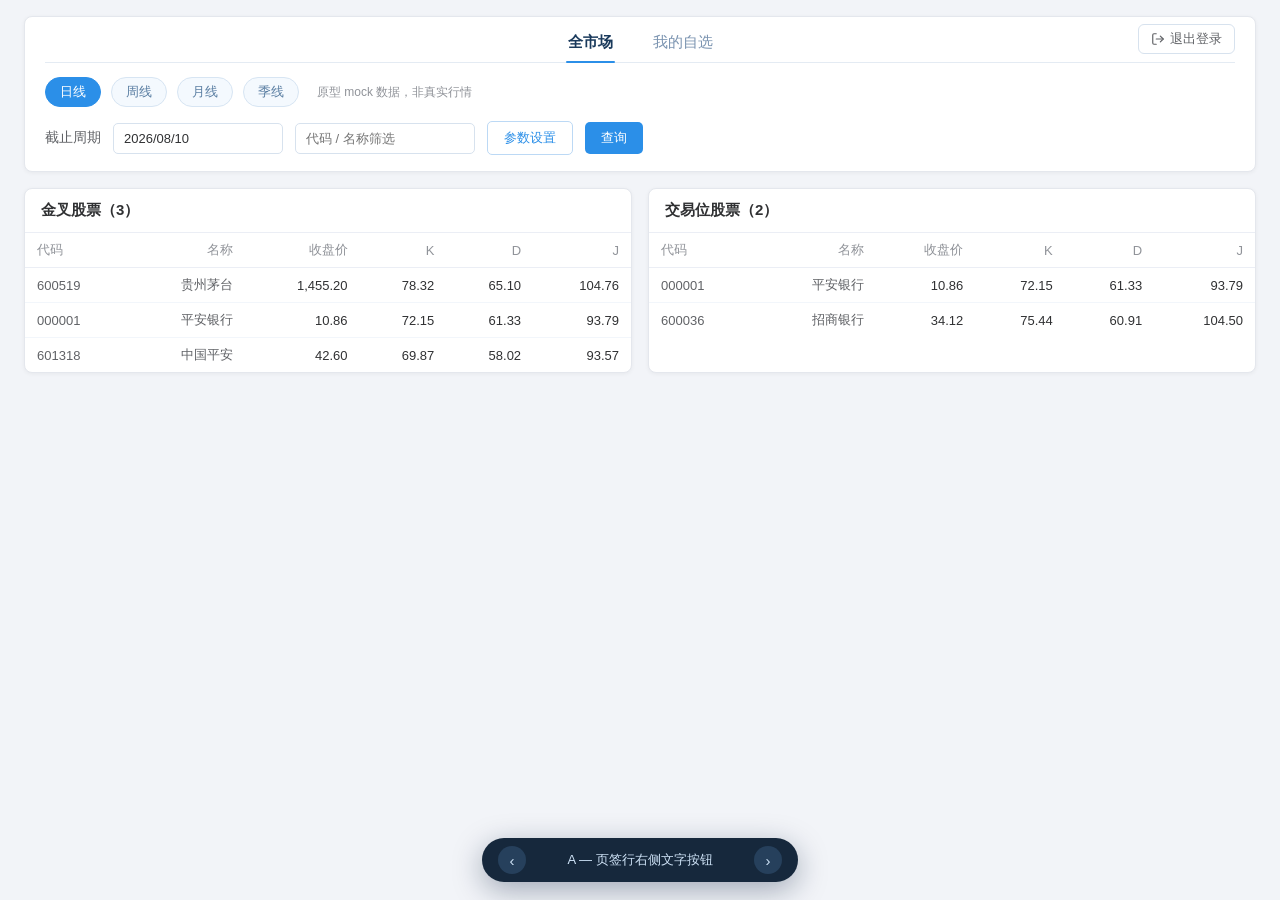
<file: docs/prototype/logout-ui-prototype.html>
<!DOCTYPE html>
<html lang="zh-CN">
<head>
<meta charset="UTF-8">
<meta name="viewport" content="width=device-width, initial-scale=1.0">
<title>退出登录原型 — 交易位信号系统</title>
<!--
  原型（throwaway）：退出登录入口 UI 三变体，?variant=A|B|C 或底部条/左右方向键切换。
  评估点：退出入口放在哪、长什么样、退出后回到登录遮罩的流程是否顺。
  交互口径（与生产一致）：登录 7 天会话；点退出 → 确认 → 清 Cookie + 服务端 token 吊销 → 回登录页。
  演示规则：三个变体共用同一套 mock 流程，不接后端。
-->
<style>
  * { margin: 0; padding: 0; box-sizing: border-box; }
  body { font-family: "Helvetica Neue", Arial, "PingFang SC", "Microsoft YaHei", sans-serif;
    background: #f2f4f8; color: #303133; }
  button { cursor: pointer; border: none; background: none; font-family: inherit; }

  #page { max-width: 1280px; margin: 0 auto; padding: 16px 24px; }

  /* ============ 共享：提示条 ============ */
  .toast { position: fixed; top: 24px; left: 50%; transform: translateX(-50%) translateY(-8px);
    padding: 10px 22px; border-radius: 8px; font-size: 14px; z-index: 9999;
    opacity: 0; pointer-events: none; transition: all .25s ease; box-shadow: 0 6px 24px rgba(30,90,180,.15); }
  .toast.show { opacity: 1; transform: translateX(-50%) translateY(0); }
  .toast.success { background: #ecf7ff; color: #0b6bcb; border: 1px solid #a8dcf7; }
  .toast.error { background: #fef0f0; color: #d03050; border: 1px solid #fbc4d0; }

  /* ============ 共享：登录遮罩（退出后出现，简化版生产玻璃卡） ============ */
  .auth-overlay { position: fixed; inset: 0; z-index: 3000; display: flex; align-items: center; justify-content: center;
    background: linear-gradient(160deg, #f4f9ff 0%, #e8f2fd 45%, #dcebfb 100%); }
  .auth-overlay[hidden] { display: none; }
  .auth-overlay::before { content: ""; position: absolute; width: 480px; height: 480px; border-radius: 50%;
    background: radial-gradient(circle, rgba(64,158,255,.16), transparent 70%); top: -120px; right: -100px; }
  .auth-overlay::after { content: ""; position: absolute; width: 380px; height: 380px; border-radius: 50%;
    background: radial-gradient(circle, rgba(56,189,248,.14), transparent 70%); bottom: -100px; left: -80px; }
  .auth-card { position: relative; z-index: 1; width: 340px; padding: 40px 38px 32px;
    background: rgba(255,255,255,.72); backdrop-filter: blur(14px);
    border: 1px solid rgba(120,180,240,.35); border-radius: 18px;
    box-shadow: 0 18px 60px rgba(50,110,200,.12), 0 0 0 1px rgba(255,255,255,.6) inset; }
  .auth-card .logo { text-align: center; margin-bottom: 8px; }
  .auth-card h1 { text-align: center; font-size: 19px; font-weight: 600; color: #1a3a5c; letter-spacing: 2px; }
  .auth-card .sub { text-align: center; font-size: 12px; color: #7ca3cc; letter-spacing: 4px; margin: 6px 0 26px; }
  .auth-card .field { margin-bottom: 16px; }
  .auth-card input { width: 100%; border: none; border-bottom: 1.5px solid #cfe2f5; background: transparent;
    padding: 10px 2px; font-size: 14px; color: #1a3a5c; outline: none; transition: border-color .2s; }
  .auth-card input:focus { border-bottom-color: #3b9eff; }
  .auth-card input::placeholder { color: #a8c4e0; }
  .auth-card .btn { width: 100%; margin-top: 10px; padding: 12px; border-radius: 10px; font-size: 15px;
    letter-spacing: 6px; color: #fff; background: linear-gradient(135deg, #4aa8ff, #2b8fe8);
    box-shadow: 0 6px 20px rgba(59,158,255,.35); transition: transform .15s, box-shadow .15s; }
  .auth-card .btn:hover { transform: translateY(-1px); box-shadow: 0 10px 26px rgba(59,158,255,.45); }
  .auth-card .note { text-align: center; margin-top: 16px; font-size: 12px; color: #8fb0d4; }

  /* ============ 共享：toolbar 与页面 mock ============ */
  .toolbar { position: relative; background: #fff; border: 1px solid #e4e7ed; border-radius: 8px;
    box-shadow: 0 1px 4px rgba(0,0,0,.05); padding: 12px 20px 16px; margin-bottom: 16px; }
  .nav-underline { display: flex; justify-content: center; gap: 36px; border-bottom: 1px solid #e4ebf3; margin-bottom: 14px; }
  .nav-underline a { position: relative; padding: 4px 2px 10px; font-size: 15px; color: #7a93b0; cursor: pointer; }
  .nav-underline a.on { color: #1a3a5c; font-weight: 600; }
  .nav-underline a.on::after { content: ""; position: absolute; left: 0; right: 0; bottom: -1px; height: 2px;
    background: #2b8fe8; border-radius: 2px; }
  .period-btns { margin-bottom: 14px; display: flex; align-items: center; gap: 10px; }
  .period-btns .chip { padding: 5px 14px; border-radius: 18px; font-size: 13px; color: #5b7fa3;
    border: 1px solid #d7e5f3; background: #f4f9fe; }
  .period-btns .chip.on { color: #fff; background: #2b8fe8; border-color: #2b8fe8; }
  .proto-tag { font-size: 12px; color: #909399; margin-left: 8px; }
  .selector-row { display: flex; align-items: center; gap: 12px; flex-wrap: wrap; }
  .selector-row .label { color: #606266; font-size: 14px; }
  .mock-input { width: 170px; padding: 7px 10px; border: 1px solid #d7e2ee; border-radius: 5px;
    font-size: 13px; color: #303133; background: #fff; }
  .mock-btn { padding: 7px 16px; border-radius: 5px; font-size: 13px; }
  .mock-btn.plain { color: #2b8fe8; border: 1px solid #bcd9f5; background: #fff; }
  .mock-btn.primary { color: #fff; background: #2b8fe8; }

  /* mock 表格卡片 */
  .cards { display: flex; gap: 16px; }
  .mock-card { flex: 1; min-width: 0; background: #fff; border: 1px solid #e4e7ed; border-radius: 8px;
    box-shadow: 0 1px 4px rgba(0,0,0,.05); }
  .mock-card .head { display: flex; justify-content: space-between; align-items: center;
    padding: 12px 16px; border-bottom: 1px solid #ebeef5; font-weight: 600; font-size: 15px; }
  .mock-card table { width: 100%; border-collapse: collapse; font-size: 13px; }
  .mock-card th, .mock-card td { padding: 8px 12px; text-align: right; white-space: nowrap; }
  .mock-card th:first-child, .mock-card td:first-child { text-align: left; }
  .mock-card th { color: #909399; font-weight: 500; border-bottom: 1px solid #ebeef5; }
  .mock-card td { color: #606266; border-bottom: 1px solid #f2f6fb; }
  .mock-card tr:last-child td { border-bottom: none; }
  .mock-card .num { color: #303133; font-variant-numeric: tabular-nums; }

  /* ============ 变体 A：页签行右侧文字按钮 ============ */
  .logout-a { position: absolute; right: 20px; top: 7px; display: flex; align-items: center; gap: 5px;
    padding: 5px 12px; border: 1px solid #d7e2ee; border-radius: 6px; font-size: 13px; color: #606266;
    background: #fff; transition: color .15s, border-color .15s; }
  .logout-a:hover { color: #d03050; border-color: #f3b7c0; background: #fff7f8; }
  .logout-a svg { width: 14px; height: 14px; }

  /* hidden 属性兜底：display:flex 等作者样式会覆盖 UA 的 [hidden]{display:none}，
     必须显式压过，否则三个变体的控件会同时显示、切换失效 */
  .logout-a[hidden], .user-b[hidden], .topbar-c[hidden] { display: none; }

  /* ============ 变体 B：头像 + 用户名下拉 ============ */
  .user-b { position: absolute; right: 20px; top: 4px; display: flex; align-items: center; gap: 8px;
    padding: 4px 8px; border-radius: 18px; cursor: pointer; transition: background .15s; }
  .user-b:hover { background: #f2f7fc; }
  .user-b .avatar { width: 28px; height: 28px; border-radius: 50%; color: #fff; font-size: 13px;
    display: flex; align-items: center; justify-content: center; background: linear-gradient(135deg, #4aa8ff, #2b8fe8); }
  .user-b .name { font-size: 13px; color: #303133; }
  .user-b .caret { font-size: 10px; color: #909399; }
  .user-b.open .caret { transform: rotate(180deg); }
  .drop-b { position: absolute; right: 20px; top: 42px; width: 190px; background: #fff;
    border: 1px solid #e4e7ed; border-radius: 8px; box-shadow: 0 8px 24px rgba(30,60,110,.12);
    padding: 6px; z-index: 100; }
  .drop-b[hidden] { display: none; }
  .drop-b .who { padding: 8px 10px; font-size: 12px; color: #909399; border-bottom: 1px solid #f0f4f9; }
  .drop-b .who b { color: #303133; font-size: 13px; }
  .drop-b .act { display: flex; align-items: center; gap: 7px; width: 100%; padding: 9px 10px;
    border-radius: 6px; font-size: 13px; color: #d03050; text-align: left; }
  .drop-b .act:hover { background: #fff3f4; }
  .drop-b .act svg { width: 14px; height: 14px; }

  /* ============ 变体 C：独立顶栏 + 确认弹窗 ============ */
  .topbar-c { display: flex; align-items: center; justify-content: space-between;
    background: #fff; border-bottom: 1px solid #e4e7ed; padding: 0 24px; height: 54px; }
  .topbar-c .brand { display: flex; align-items: center; gap: 10px; font-size: 16px; font-weight: 600;
    color: #1a3a5c; letter-spacing: 1px; }
  .topbar-c .fresh { margin-left: 14px; font-size: 12px; color: #7ca3cc; background: #f0f7ff;
    border: 1px solid #d9e9fa; border-radius: 999px; padding: 3px 10px; font-weight: 400; }
  .topbar-c .right { display: flex; align-items: center; gap: 14px; }
  .topbar-c .user { display: flex; align-items: center; gap: 8px; font-size: 13px; color: #303133; }
  .topbar-c .avatar { width: 28px; height: 28px; border-radius: 50%; color: #fff; font-size: 13px;
    display: flex; align-items: center; justify-content: center; background: linear-gradient(135deg, #4aa8ff, #2b8fe8); }
  .logout-c { display: flex; align-items: center; gap: 6px; padding: 6px 14px; border-radius: 6px;
    font-size: 13px; color: #d03050; border: 1px solid #eec2c9; background: #fff; transition: background .15s; }
  .logout-c:hover { background: #fff3f4; }
  .logout-c svg { width: 14px; height: 14px; }
  /* 确认弹窗 */
  .modal-mask { position: fixed; inset: 0; z-index: 2000; display: flex; align-items: center; justify-content: center;
    background: rgba(20,40,70,.35); }
  .modal-mask[hidden] { display: none; }
  .modal { width: 320px; background: #fff; border-radius: 12px; box-shadow: 0 20px 60px rgba(20,50,90,.25);
    padding: 24px 24px 18px; }
  .modal h3 { font-size: 16px; color: #1a3a5c; }
  .modal p { font-size: 13px; color: #7a8ba0; margin: 10px 0 20px; line-height: 1.7; }
  .modal .btns { display: flex; gap: 10px; justify-content: flex-end; }
  .modal .btns button { padding: 7px 16px; border-radius: 6px; font-size: 13px; }
  .modal .btns .ghost { color: #606266; border: 1px solid #d7e2ee; background: #fff; }
  .modal .btns .danger { color: #fff; background: #d03050; }

  /* ============ 原型切换条（不属于被评估的设计） ============ */
  .proto-bar { position: fixed; bottom: 18px; left: 50%; transform: translateX(-50%); z-index: 10000;
    display: flex; align-items: center; gap: 14px; padding: 8px 16px; border-radius: 999px;
    background: #16283c; color: #cfe3f7; font-size: 13px; box-shadow: 0 8px 30px rgba(10,30,60,.35); }
  .proto-bar button { background: #26405c; color: #cfe3f7; width: 28px; height: 28px; border-radius: 50%;
    font-size: 15px; line-height: 1; }
  .proto-bar button:hover { background: #35577c; }
  .proto-bar .name { min-width: 200px; text-align: center; }

  .logout-icon { fill: none; stroke: currentColor; stroke-width: 2; stroke-linecap: round; stroke-linejoin: round; }
</style>
</head>
<body>

<div id="toast" class="toast"></div>

<div id="page">
  <!-- 变体 C 专属顶栏 -->
  <div class="topbar-c" data-variant="C" hidden>
    <div class="brand">
      <svg width="26" height="26" viewBox="0 0 24 24" fill="none">
        <path d="M12 2l2.4 7.2H22l-6 4.6 2.3 7.2-6.3-4.5-6.3 4.5L8 13.8l-6-4.6h7.6z" fill="#3b9eff"/>
      </svg>
      交易位信号系统
      <span class="fresh">数据更新至 20260810</span>
    </div>
    <div class="right">
      <div class="user"><span class="avatar">A</span>admin</div>
      <button class="logout-c" data-logout="c">
        <svg class="logout-icon" viewBox="0 0 24 24"><path d="M9 21H5a2 2 0 0 1-2-2V5a2 2 0 0 1 2-2h4"/><path d="M16 17l5-5-5-5"/><path d="M21 12H9"/></svg>
        退出登录
      </button>
    </div>
  </div>

  <div class="toolbar">
    <div class="nav-underline">
      <a class="on">全市场</a><a>我的自选</a>
      <!-- 变体 A：页签行右侧文字按钮 -->
      <button class="logout-a" data-logout="a" hidden>
        <svg class="logout-icon" viewBox="0 0 24 24"><path d="M9 21H5a2 2 0 0 1-2-2V5a2 2 0 0 1 2-2h4"/><path d="M16 17l5-5-5-5"/><path d="M21 12H9"/></svg>
        退出登录
      </button>
      <!-- 变体 B：头像 + 用户名下拉 -->
      <div class="user-b" data-variant="B" hidden>
        <span class="avatar">A</span><span class="name">admin</span><span class="caret">▼</span>
      </div>
      <div class="drop-b" id="dropB" hidden>
        <div class="who">当前用户 <b>admin</b></div>
        <button class="act" data-logout="b">
          <svg class="logout-icon" viewBox="0 0 24 24"><path d="M9 21H5a2 2 0 0 1-2-2V5a2 2 0 0 1 2-2h4"/><path d="M16 17l5-5-5-5"/><path d="M21 12H9"/></svg>
          退出登录
        </button>
      </div>
    </div>

    <div class="period-btns">
      <span class="chip on">日线</span><span class="chip">周线</span><span class="chip">月线</span><span class="chip">季线</span>
      <span class="proto-tag">原型 mock 数据，非真实行情</span>
    </div>
    <div class="selector-row">
      <span class="label">截止周期</span>
      <input class="mock-input" value="2026/08/10">
      <input class="mock-input" placeholder="代码 / 名称筛选" style="width: 180px">
      <button class="mock-btn plain">参数设置</button>
      <button class="mock-btn primary">查询</button>
    </div>
  </div>

  <div class="cards">
    <div class="mock-card">
      <div class="head"><span>金叉股票（3）</span></div>
      <table>
        <tr><th>代码</th><th>名称</th><th>收盘价</th><th>K</th><th>D</th><th>J</th></tr>
        <tr><td>600519</td><td>贵州茅台</td><td class="num">1,455.20</td><td class="num">78.32</td><td class="num">65.10</td><td class="num">104.76</td></tr>
        <tr><td>000001</td><td>平安银行</td><td class="num">10.86</td><td class="num">72.15</td><td class="num">61.33</td><td class="num">93.79</td></tr>
        <tr><td>601318</td><td>中国平安</td><td class="num">42.60</td><td class="num">69.87</td><td class="num">58.02</td><td class="num">93.57</td></tr>
      </table>
    </div>
    <div class="mock-card">
      <div class="head"><span>交易位股票（2）</span></div>
      <table>
        <tr><th>代码</th><th>名称</th><th>收盘价</th><th>K</th><th>D</th><th>J</th></tr>
        <tr><td>000001</td><td>平安银行</td><td class="num">10.86</td><td class="num">72.15</td><td class="num">61.33</td><td class="num">93.79</td></tr>
        <tr><td>600036</td><td>招商银行</td><td class="num">34.12</td><td class="num">75.44</td><td class="num">60.91</td><td class="num">104.50</td></tr>
      </table>
    </div>
  </div>
</div>

<!-- 确认弹窗（变体 C 用） -->
<div class="modal-mask" id="confirm" hidden>
  <div class="modal">
    <h3>确认退出登录？</h3>
    <p>退出后当前设备需重新登录才能继续使用，<br>已登录的其他设备不受影响。</p>
    <div class="btns">
      <button class="ghost" id="cancelC">取消</button>
      <button class="danger" data-logout="c">退出登录</button>
    </div>
  </div>
</div>

<!-- 登录遮罩（退出后出现） -->
<div class="auth-overlay" id="authOverlay" hidden>
  <div class="auth-card">
    <div class="logo">
      <svg width="44" height="44" viewBox="0 0 24 24" fill="none">
        <path d="M12 2l2.4 7.2H22l-6 4.6 2.3 7.2-6.3-4.5-6.3 4.5L8 13.8l-6-4.6h7.6z" fill="#3b9eff"/>
      </svg>
    </div>
    <h1>交易位信号系统</h1>
    <div class="sub">TRADE SIGNAL</div>
    <div class="field"><input placeholder="用户名" value="admin"></div>
    <div class="field"><input type="password" placeholder="密码"></div>
    <button class="btn" id="relogin">进 入</button>
    <div class="note">会话 7 天有效；登出后本设备需重新登录</div>
  </div>
</div>

<!-- 原型切换条 -->
<div class="proto-bar">
  <button id="prev" title="←">‹</button>
  <span class="name" id="vname"></span>
  <button id="next" title="→">›</button>
</div>

<script>
(function () {
  var VARIANTS = {
    A: 'A — 页签行右侧文字按钮',
    B: 'B — 头像 + 用户名下拉',
    C: 'C — 独立顶栏 + 确认弹窗'
  };
  var keys = Object.keys(VARIANTS);

  function currentVariant() {
    var v = new URLSearchParams(location.search).get('variant');
    return VARIANTS[v] ? v : 'A';
  }
  function show(v) {
    keys.forEach(function (k) {
      var on = k === v;
      document.querySelectorAll('[data-variant="' + k + '"]').forEach(function (el) {
        el.hidden = !on;
      });
      if (k === 'A') {
        document.querySelector('.logout-a').hidden = !on;
      }
      if (k === 'B') {
        document.querySelector('#dropB').hidden = true;
        document.querySelector('.user-b').classList.remove('open');
      }
    });
    document.getElementById('vname').textContent = VARIANTS[v];
  }
  function go(v) {
    var url = new URL(location.href);
    url.searchParams.set('variant', v);
    history.replaceState(null, '', url);
    show(v);
  }
  function step(dir) {
    var i = keys.indexOf(currentVariant());
    go(keys[(i + dir + keys.length) % keys.length]);
  }
  document.getElementById('prev').onclick = function () { step(-1); };
  document.getElementById('next').onclick = function () { step(1); };
  document.addEventListener('keydown', function (e) {
    var t = document.activeElement;
    if (t && (t.tagName === 'INPUT' || t.tagName === 'TEXTAREA')) return;
    if (e.key === 'ArrowLeft') step(-1);
    if (e.key === 'ArrowRight') step(1);
  });

  // ---- 演示交互（不接后端）----
  var toastTimer = null;
  function toast(msg, type) {
    var el = document.getElementById('toast');
    el.textContent = msg;
    el.className = 'toast show ' + type;
    clearTimeout(toastTimer);
    toastTimer = setTimeout(function () { el.className = 'toast'; }, 2600);
  }

  // 变体 B：下拉开关（点外部 / ESC 关闭）
  var userB = document.querySelector('.user-b');
  userB.onclick = function (e) {
    e.stopPropagation();
    var open = userB.classList.toggle('open');
    document.getElementById('dropB').hidden = !open;
  };
  document.addEventListener('click', function () {
    userB.classList.remove('open');
    document.getElementById('dropB').hidden = true;
  });
  document.addEventListener('keydown', function (e) {
    if (e.key === 'Escape') {
      userB.classList.remove('open');
      document.getElementById('dropB').hidden = true;
    }
  });

  // 变体 C：确认弹窗
  document.querySelector('.logout-c').onclick = function () {
    document.getElementById('confirm').hidden = false;
  };
  document.getElementById('cancelC').onclick = function () {
    document.getElementById('confirm').hidden = true;
  };

  // 统一登出流程
  document.querySelectorAll('[data-logout]').forEach(function (btn) {
    btn.onclick = function () {
      document.getElementById('confirm').hidden = true;
      userB.classList.remove('open');
      document.getElementById('dropB').hidden = true;
      document.getElementById('authOverlay').hidden = false;
      toast('已退出登录，token 已吊销（原型演示）', 'success');
    };
  });

  // 重新登录（模拟）：回主页面
  document.getElementById('relogin').onclick = function () {
    document.getElementById('authOverlay').hidden = true;
    toast('登录成功，7 天会话已开始（原型演示）', 'success');
  };

  show(currentVariant());
})();
</script>
</body>
</html>
</file>
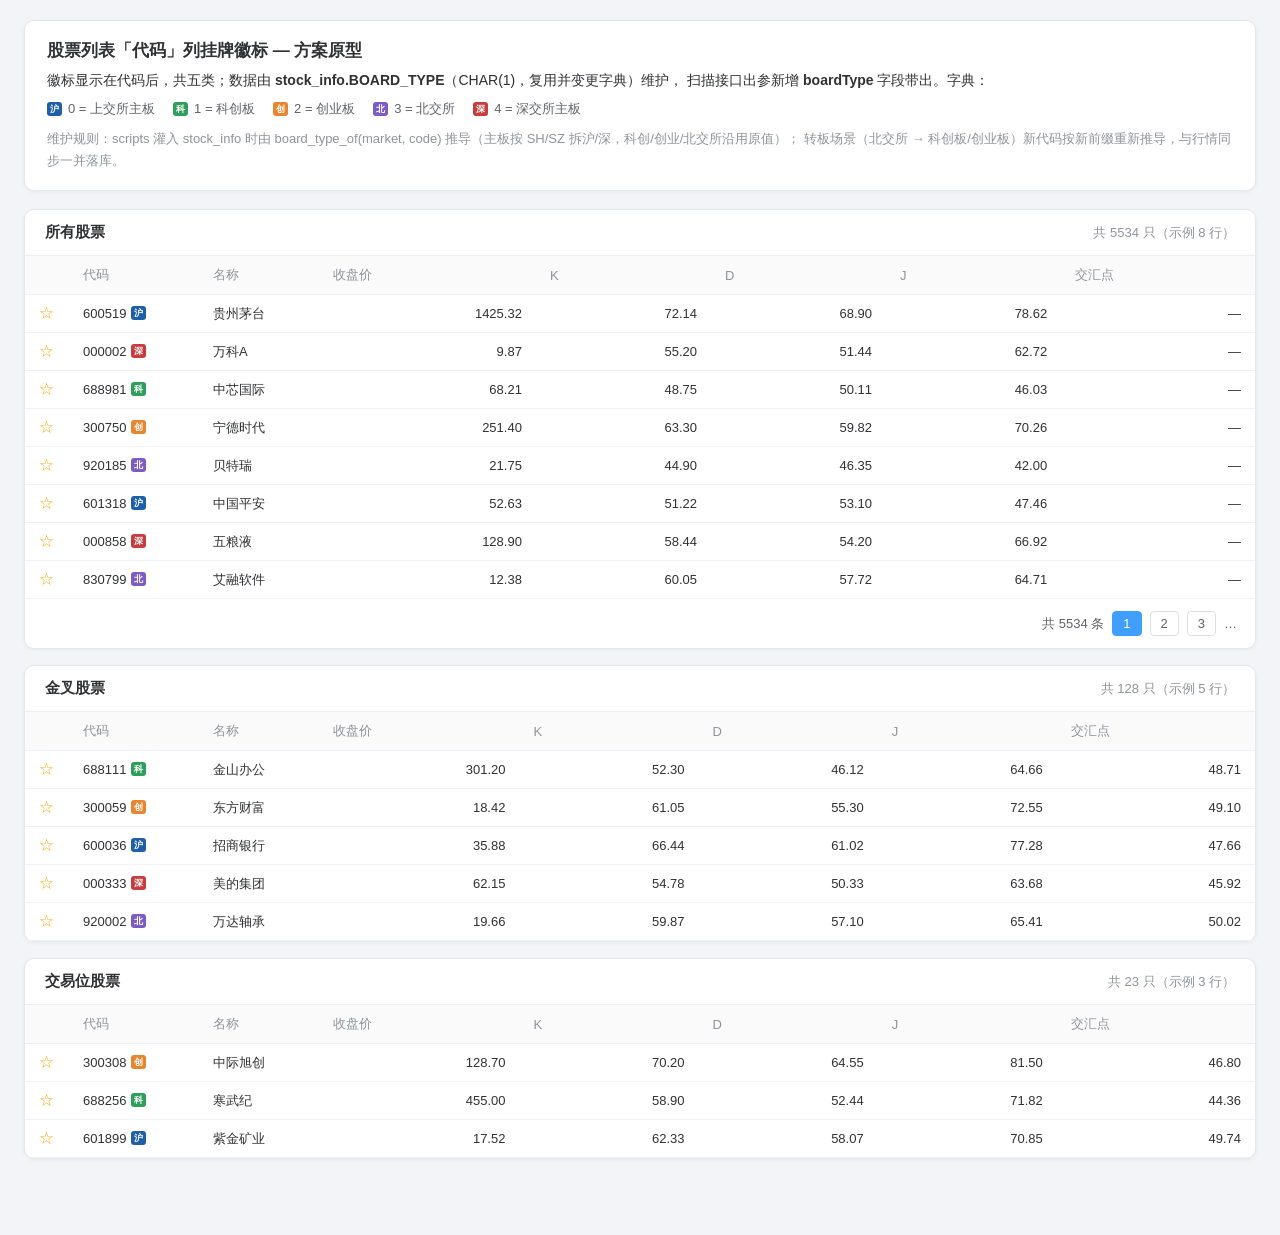
<file: docs/prototype/stock-badge-prototype.html>
<!DOCTYPE html>
<html lang="zh-CN">
<head>
<meta charset="UTF-8">
<meta name="viewport" content="width=device-width, initial-scale=1.0">
<title>股票徽标原型 — 交易位信号系统</title>
<!--
  原型（throwaway）：三个列表「代码」列在代码后追加挂牌徽标（沪/深/科/创/北）。
  评估点：
    1) 徽标颜色/形状五类是否一眼可区分
    2) 放在代码后（用户指定）视觉是否顺；列宽是否够
    3) 后端新增字段字典（1-5）与前端映射是否直观
  数据口径（方案）：复用 stock_info.BOARD_TYPE，变更字典拆分沪深主板：
    0=上交所主板(沪) 1=科创板(科) 2=创业板(创) 3=北交所(北) 4=深交所主板(深)；
    scripts 的 board_type_of(market, code) 推导维护；扫描出参 CrossStockVO 带 boardType。
  演示规则：mock 数据，不接后端。
-->
<style>
  * { margin: 0; padding: 0; box-sizing: border-box; }
  body { font-family: "Helvetica Neue", Arial, "PingFang SC", "Microsoft YaHei", sans-serif;
    background: #f2f4f8; color: #303133; }

  #page { max-width: 1280px; margin: 0 auto; padding: 20px 24px 60px; }

  .intro { background: #fff; border: 1px solid #e4e7ed; border-radius: 10px;
    box-shadow: 0 1px 4px rgba(0,0,0,.05); padding: 18px 22px; margin-bottom: 18px; font-size: 14px; }
  .intro h1 { font-size: 17px; margin-bottom: 10px; }
  .intro .dict { display: flex; flex-wrap: wrap; gap: 10px 18px; margin-top: 10px; }
  .intro .item { display: inline-flex; align-items: center; gap: 6px; color: #606266; font-size: 13px; }
  .intro .note { color: #909399; font-size: 13px; margin-top: 10px; line-height: 1.7; }

  .card { background: #fff; border: 1px solid #e4e7ed; border-radius: 10px;
    box-shadow: 0 1px 4px rgba(0,0,0,.05); margin-bottom: 16px; }
  .card-head { display: flex; justify-content: space-between; align-items: center;
    padding: 13px 20px; border-bottom: 1px solid #ebeef5; font-weight: 600; font-size: 15px; }
  .card-head .count { color: #909399; font-weight: 400; font-size: 13px; }

  .table { width: 100%; border-collapse: collapse; font-size: 13px; }
  .table th { text-align: left; color: #909399; font-weight: 500; padding: 10px 14px;
    border-bottom: 1px solid #ebeef5; background: #fafafa; }
  .table td { padding: 9px 14px; border-bottom: 1px solid #f0f2f5; font-variant-numeric: tabular-nums; }
  .table tr:hover td { background: #f5f9ff; }
  .table td.num { text-align: right; }
  .table .col-star { color: #ffb020; font-size: 15px; cursor: pointer; }

  /* ---- 徽标（五类，颜色互不撞色） ---- */
  /* 徽标尺寸 = 上一版 18px 的 80%（14px 高 / 9px 字） */
  .badge { display: inline-block; min-width: 15px; height: 14px; line-height: 14px;
    padding: 0 3px; margin-left: 5px; border-radius: 3px;
    font-size: 9px; font-weight: 600; text-align: center; color: #fff; vertical-align: 2px; }
  .b-hu  { background: #1f5fa8; }  /* 上交所主板 */
  .b-shen{ background: #c93c3c; }  /* 深交所主板 */
  .b-ke  { background: #2e9e5b; }  /* 科创板 */
  .b-chuang { background: #e8852e; } /* 创业板 */
  .b-bei { background: #7d5bc6; }  /* 北交所 */

  .dict-badge { display: inline-block; min-width: 15px; height: 14px; line-height: 14px;
    padding: 0 3px; border-radius: 3px; font-size: 9px; font-weight: 600; text-align: center;
    color: #fff; }

  .pager { display: flex; justify-content: flex-end; align-items: center; gap: 8px;
    padding: 12px 18px; font-size: 13px; color: #606266; }
  .pager .btn { border: 1px solid #dcdfe6; background: #fff; color: #606266;
    border-radius: 4px; padding: 4px 10px; cursor: pointer; font-size: 13px; }
  .pager .btn.on { background: #409eff; border-color: #409eff; color: #fff; }
</style>
</head>
<body>
<div id="page">
  <div class="intro">
    <h1>股票列表「代码」列挂牌徽标 — 方案原型</h1>
    <div>
      徽标显示在代码后，共五类；数据由 <b>stock_info.BOARD_TYPE</b>（CHAR(1)，复用并变更字典）维护，
      扫描接口出参新增 <b>boardType</b> 字段带出。字典：
    </div>
    <div class="dict">
      <span class="item"><span class="dict-badge b-hu">沪</span> 0 = 上交所主板</span>
      <span class="item"><span class="dict-badge b-ke">科</span> 1 = 科创板</span>
      <span class="item"><span class="dict-badge b-chuang">创</span> 2 = 创业板</span>
      <span class="item"><span class="dict-badge b-bei">北</span> 3 = 北交所</span>
      <span class="item"><span class="dict-badge b-shen">深</span> 4 = 深交所主板</span>
    </div>
    <div class="note">
      维护规则：scripts 灌入 stock_info 时由 board_type_of(market, code) 推导（主板按 SH/SZ 拆沪/深，科创/创业/北交所沿用原值）；
      转板场景（北交所 → 科创板/创业板）新代码按新前缀重新推导，与行情同步一并落库。
    </div>
  </div>

  <div class="card">
    <div class="card-head">所有股票 <span class="count">共 5534 只（示例 8 行）</span></div>
    <table class="table">
      <thead><tr>
        <th style="width:44px"></th><th style="width:130px">代码</th><th style="width:120px">名称</th>
        <th>收盘价</th><th>K</th><th>D</th><th>J</th><th>交汇点</th>
      </tr></thead>
      <tbody>
        <tr><td class="col-star">☆</td><td>600519<span class="badge b-hu">沪</span></td><td>贵州茅台</td>
            <td class="num">1425.32</td><td class="num">72.14</td><td class="num">68.90</td><td class="num">78.62</td><td class="num">—</td></tr>
        <tr><td class="col-star">☆</td><td>000002<span class="badge b-shen">深</span></td><td>万科A</td>
            <td class="num">9.87</td><td class="num">55.20</td><td class="num">51.44</td><td class="num">62.72</td><td class="num">—</td></tr>
        <tr><td class="col-star">☆</td><td>688981<span class="badge b-ke">科</span></td><td>中芯国际</td>
            <td class="num">68.21</td><td class="num">48.75</td><td class="num">50.11</td><td class="num">46.03</td><td class="num">—</td></tr>
        <tr><td class="col-star">☆</td><td>300750<span class="badge b-chuang">创</span></td><td>宁德时代</td>
            <td class="num">251.40</td><td class="num">63.30</td><td class="num">59.82</td><td class="num">70.26</td><td class="num">—</td></tr>
        <tr><td class="col-star">☆</td><td>920185<span class="badge b-bei">北</span></td><td>贝特瑞</td>
            <td class="num">21.75</td><td class="num">44.90</td><td class="num">46.35</td><td class="num">42.00</td><td class="num">—</td></tr>
        <tr><td class="col-star">☆</td><td>601318<span class="badge b-hu">沪</span></td><td>中国平安</td>
            <td class="num">52.63</td><td class="num">51.22</td><td class="num">53.10</td><td class="num">47.46</td><td class="num">—</td></tr>
        <tr><td class="col-star">☆</td><td>000858<span class="badge b-shen">深</span></td><td>五粮液</td>
            <td class="num">128.90</td><td class="num">58.44</td><td class="num">54.20</td><td class="num">66.92</td><td class="num">—</td></tr>
        <tr><td class="col-star">☆</td><td>830799<span class="badge b-bei">北</span></td><td>艾融软件</td>
            <td class="num">12.38</td><td class="num">60.05</td><td class="num">57.72</td><td class="num">64.71</td><td class="num">—</td></tr>
      </tbody>
    </table>
    <div class="pager"><span>共 5534 条</span><span class="btn on">1</span><span class="btn">2</span><span class="btn">3</span><span>…</span></div>
  </div>

  <div class="card">
    <div class="card-head">金叉股票 <span class="count">共 128 只（示例 5 行）</span></div>
    <table class="table">
      <thead><tr>
        <th style="width:44px"></th><th style="width:130px">代码</th><th style="width:120px">名称</th>
        <th>收盘价</th><th>K</th><th>D</th><th>J</th><th>交汇点</th>
      </tr></thead>
      <tbody>
        <tr><td class="col-star">☆</td><td>688111<span class="badge b-ke">科</span></td><td>金山办公</td>
            <td class="num">301.20</td><td class="num">52.30</td><td class="num">46.12</td><td class="num">64.66</td><td class="num">48.71</td></tr>
        <tr><td class="col-star">☆</td><td>300059<span class="badge b-chuang">创</span></td><td>东方财富</td>
            <td class="num">18.42</td><td class="num">61.05</td><td class="num">55.30</td><td class="num">72.55</td><td class="num">49.10</td></tr>
        <tr><td class="col-star">☆</td><td>600036<span class="badge b-hu">沪</span></td><td>招商银行</td>
            <td class="num">35.88</td><td class="num">66.44</td><td class="num">61.02</td><td class="num">77.28</td><td class="num">47.66</td></tr>
        <tr><td class="col-star">☆</td><td>000333<span class="badge b-shen">深</span></td><td>美的集团</td>
            <td class="num">62.15</td><td class="num">54.78</td><td class="num">50.33</td><td class="num">63.68</td><td class="num">45.92</td></tr>
        <tr><td class="col-star">☆</td><td>920002<span class="badge b-bei">北</span></td><td>万达轴承</td>
            <td class="num">19.66</td><td class="num">59.87</td><td class="num">57.10</td><td class="num">65.41</td><td class="num">50.02</td></tr>
      </tbody>
    </table>
  </div>

  <div class="card">
    <div class="card-head">交易位股票 <span class="count">共 23 只（示例 3 行）</span></div>
    <table class="table">
      <thead><tr>
        <th style="width:44px"></th><th style="width:130px">代码</th><th style="width:120px">名称</th>
        <th>收盘价</th><th>K</th><th>D</th><th>J</th><th>交汇点</th>
      </tr></thead>
      <tbody>
        <tr><td class="col-star">☆</td><td>300308<span class="badge b-chuang">创</span></td><td>中际旭创</td>
            <td class="num">128.70</td><td class="num">70.20</td><td class="num">64.55</td><td class="num">81.50</td><td class="num">46.80</td></tr>
        <tr><td class="col-star">☆</td><td>688256<span class="badge b-ke">科</span></td><td>寒武纪</td>
            <td class="num">455.00</td><td class="num">58.90</td><td class="num">52.44</td><td class="num">71.82</td><td class="num">44.36</td></tr>
        <tr><td class="col-star">☆</td><td>601899<span class="badge b-hu">沪</span></td><td>紫金矿业</td>
            <td class="num">17.52</td><td class="num">62.33</td><td class="num">58.07</td><td class="num">70.85</td><td class="num">49.74</td></tr>
      </tbody>
    </table>
  </div>
</div>
</body>
</html>
</file>
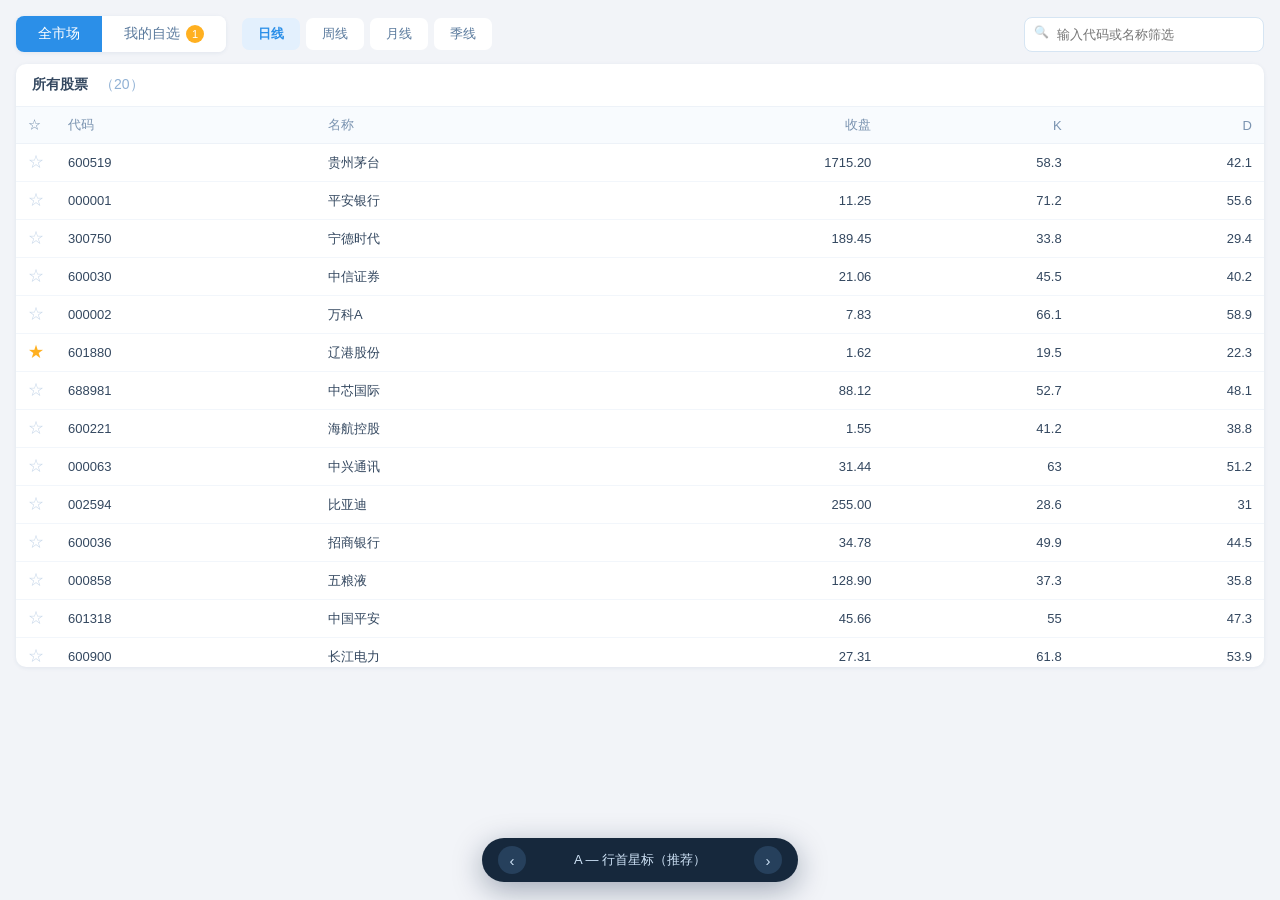
<file: docs/prototype/watchlist-prototype.html>
<!DOCTYPE html>
<html lang="zh-CN">
<head>
<meta charset="UTF-8">
<meta name="viewport" content="width=device-width, initial-scale=1.0">
<title>自选股交互原型 — 交易位信号系统</title>
<!--
  原型（throwaway）：自选股勾选交互三变体，?variant=A|B|C 或底部条/左右方向键切换。
  A=行首星标（推荐） B=选中后点按钮 C=checkbox 批量。
  共用：顶部 tab「全市场 | 我的自选」、code/name 筛选框、自选页同结构+移出。
  数据为静态模拟（20 只），点击行会选中高亮（模拟现有交互）。
-->
<style>
  * { margin: 0; padding: 0; box-sizing: border-box; }
  body { font-family: -apple-system, "Segoe UI", "Microsoft YaHei", sans-serif; background: #f2f4f8; padding: 16px; }
  .topbar { display: flex; align-items: center; gap: 16px; margin-bottom: 12px; flex-wrap: wrap; }
  .page-tabs { display: flex; gap: 0; background: #fff; border-radius: 8px; overflow: hidden; box-shadow: 0 1px 4px rgba(30,60,120,.08); }
  .page-tabs button { padding: 9px 22px; border: none; background: #fff; font-size: 14px; color: #5a7a9d; cursor: pointer; }
  .page-tabs button.active { background: #2b8fe8; color: #fff; }
  .page-tabs .badge { display: inline-block; min-width: 18px; padding: 0 5px; margin-left: 6px; border-radius: 9px;
    background: #ffb020; color: #fff; font-size: 11px; line-height: 18px; }
  .page-tabs button.active .badge { background: #fff; color: #2b8fe8; }
  .periods { display: flex; gap: 6px; }
  .periods span { padding: 7px 16px; background: #fff; border-radius: 7px; font-size: 13px; color: #5a7a9d; cursor: pointer; }
  .periods span.on { background: #e3f0fd; color: #2b8fe8; font-weight: 600; }
  .search { margin-left: auto; position: relative; }
  .search input { width: 240px; padding: 9px 12px 9px 32px; border: 1px solid #d6e5f3; border-radius: 8px; font-size: 13px; outline: none; }
  .search input:focus { border-color: #3b9eff; box-shadow: 0 0 0 3px rgba(59,158,255,.14); }
  .search::before { content: "🔍"; position: absolute; left: 10px; top: 8px; font-size: 12px; opacity: .55; }

  .card { background: #fff; border-radius: 10px; box-shadow: 0 1px 4px rgba(30,60,120,.08); overflow: hidden; }
  .card-head { padding: 12px 16px; border-bottom: 1px solid #edf2f8; font-size: 14px; font-weight: 600; color: #33475f;
    display: flex; align-items: center; gap: 12px; }
  .card-head .cnt { color: #8fb0d4; font-weight: 400; }
  .card-head .batch { margin-left: auto; display: flex; gap: 8px; }
  .btn-sm { padding: 5px 14px; border-radius: 6px; border: 1px solid #cfe0f2; background: #f4f9ff; color: #2b8fe8;
    font-size: 12px; cursor: pointer; }
  .btn-sm:hover { background: #e3f0fd; }
  .btn-sm.warn { color: #d03050; border-color: #f3c9d4; background: #fff5f7; }

  table { width: 100%; border-collapse: collapse; font-size: 13px; }
  th { text-align: right; padding: 9px 12px; color: #7a93b0; font-weight: 500; background: #f8fbfe; border-bottom: 1px solid #edf2f8; white-space: nowrap; }
  td { text-align: right; padding: 8px 12px; border-bottom: 1px solid #f2f6fb; color: #33475f; white-space: nowrap; }
  th.l, td.l { text-align: left; }
  tbody tr { cursor: pointer; }
  tbody tr:hover { background: #f4f9ff; }
  tbody tr.sel { background: #e3f0fd; }
  .star { cursor: pointer; font-size: 16px; color: #c8d8ea; user-select: none; transition: transform .12s; }
  .star:hover { transform: scale(1.25); }
  .star.on { color: #ffb020; }
  .empty { padding: 48px; text-align: center; color: #9db4cc; font-size: 13px; }
  .link { color: #2b8fe8; cursor: pointer; font-size: 12px; }
  .link:hover { text-decoration: underline; }
  mark { background: #fff0c2; padding: 0; }

  .proto-bar { position: fixed; bottom: 18px; left: 50%; transform: translateX(-50%); z-index: 10000;
    display: flex; align-items: center; gap: 14px; padding: 8px 16px; border-radius: 999px;
    background: #16283c; color: #cfe3f7; font-size: 13px; box-shadow: 0 8px 30px rgba(10,30,60,.35); }
  .proto-bar button { background: #26405c; color: #cfe3f7; width: 28px; height: 28px; border-radius: 50%; font-size: 15px; border: none; cursor: pointer; }
  .proto-bar button:hover { background: #35577c; }
  .proto-bar .name { min-width: 200px; text-align: center; }
</style>
</head>
<body>

<div class="topbar">
  <div class="page-tabs">
    <button id="tab-all" class="active" onclick="switchPage('all')">全市场</button>
    <button id="tab-fav" onclick="switchPage('fav')">我的自选<span class="badge" id="favCnt">0</span></button>
  </div>
  <div class="periods"><span class="on">日线</span><span>周线</span><span>月线</span><span>季线</span></div>
  <div class="search"><input id="kw" placeholder="输入代码或名称筛选" oninput="render()"></div>
</div>

<div class="card">
  <div class="card-head">
    <span id="listTitle">所有股票</span><span class="cnt" id="listCnt"></span>
    <div class="batch" id="batchBar"><!-- B/C 变体的操作按钮插这里 --></div>
  </div>
  <div style="max-height: 560px; overflow-y: auto">
    <table>
      <thead><tr id="thead"></tr></thead>
      <tbody id="tbody"></tbody>
    </table>
    <div class="empty" id="empty" style="display:none"></div>
  </div>
</div>

<div class="proto-bar">
  <button id="prev">‹</button>
  <span class="name" id="vname"></span>
  <button id="next">›</button>
</div>

<script>
// ---- 模拟数据 ----
var STOCKS = [
  ['600519','贵州茅台',1715.20,58.3,42.1], ['000001','平安银行',11.25,71.2,55.6],
  ['300750','宁德时代',189.45,33.8,29.4], ['600030','中信证券',21.06,45.5,40.2],
  ['000002','万科A',7.83,66.1,58.9],     ['601880','辽港股份',1.62,19.5,22.3],
  ['688981','中芯国际',88.12,52.7,48.1],  ['600221','海航控股',1.55,41.2,38.8],
  ['000063','中兴通讯',31.44,63.0,51.2],  ['002594','比亚迪',255.00,28.6,31.0],
  ['600036','招商银行',34.78,49.9,44.5],  ['000858','五粮液',128.90,37.3,35.8],
  ['601318','中国平安',45.66,55.0,47.3],  ['600900','长江电力',27.31,61.8,53.9],
  ['000651','格力电器',41.22,44.4,41.7],  ['601012','隆基绿能',18.55,25.9,28.4],
  ['600276','恒瑞医药',46.83,58.8,50.1],  ['000725','京东方A',4.02,69.5,60.6],
  ['600050','中国联通',5.44,47.2,43.0],   ['601899','紫金矿业',17.89,35.6,33.3]
];
// 交互状态
var favs = new Set(['601880']);          // 我的自选（预置一只演示）
var selected = null;                     // 当前选中行 code（变体 B 用）
var checked = new Set();                 // 勾选的行（变体 C 用）
var page = 'all';                        // all | fav

var VARIANTS = { A: 'A — 行首星标（推荐）', B: 'B — 选中后点按钮', C: 'C — checkbox 批量' };
var keys = Object.keys(VARIANTS);
function currentVariant() {
  var v = new URLSearchParams(location.search).get('variant');
  return VARIANTS[v] ? v : 'A';
}
function go(v) {
  var url = new URL(location.href); url.searchParams.set('variant', v);
  history.replaceState(null, '', url); render();
}
function step(d) {
  var i = keys.indexOf(currentVariant());
  go(keys[(i + d + keys.length) % keys.length]);
}
document.getElementById('prev').onclick = function () { step(-1); };
document.getElementById('next').onclick = function () { step(1); };
document.addEventListener('keydown', function (e) {
  var t = document.activeElement;
  if (t && (t.tagName === 'INPUT' || t.tagName === 'TEXTAREA')) return;
  if (e.key === 'ArrowLeft') step(-1);
  if (e.key === 'ArrowRight') step(1);
});

function switchPage(p) {
  page = p;
  document.getElementById('tab-all').className = p === 'all' ? 'active' : '';
  document.getElementById('tab-fav').className = p === 'fav' ? 'active' : '';
  render();
}

function hi(text, kw) {
  if (!kw) return text;
  var i = text.indexOf(kw);
  if (i < 0) return text;
  return text.slice(0, i) + '<mark>' + text.slice(i, i + kw.length) + '</mark>' + text.slice(i + kw.length);
}

function render() {
  var v = currentVariant();
  document.getElementById('vname').textContent = VARIANTS[v];
  document.getElementById('favCnt').textContent = favs.size;
  var kw = document.getElementById('kw').value.trim();

  var list = STOCKS.filter(function (s) {
    if (page === 'fav' && !favs.has(s[0])) return false;
    if (kw && s[0].indexOf(kw) < 0 && s[1].indexOf(kw) < 0) return false;
    return true;
  });

  document.getElementById('listTitle').textContent = page === 'all' ? '所有股票' : '我的自选';
  document.getElementById('listCnt').textContent = '（' + list.length + '）';

  // 表头（按变体加列）
  var head = '';
  if (v === 'A') head += '<th class="l" style="width:36px">☆</th>';
  if (v === 'C') head += '<th class="l" style="width:36px"><input type="checkbox" id="ckAll"></th>';
  head += '<th class="l">代码</th><th class="l">名称</th><th>收盘</th><th>K</th><th>D</th>';
  if (page === 'fav') head += '<th>操作</th>';
  document.getElementById('thead').innerHTML = head;

  // 批量操作栏
  var bar = document.getElementById('batchBar');
  if (page === 'fav') {
    bar.innerHTML = '<button class="btn-sm warn" onclick="clearFavs()">清空自选</button>';
  } else if (v === 'B') {
    bar.innerHTML = '<button class="btn-sm" onclick="addSelected()">☆ 加入自选</button>';
  } else if (v === 'C') {
    bar.innerHTML = '<button class="btn-sm" onclick="addChecked()">加入自选（<span id="ckCnt">' + checked.size + '</span>）</button>';
  } else {
    bar.innerHTML = '';
  }

  // 行
  var rows = list.map(function (s) {
    var r = '';
    if (v === 'A') r += '<td class="l"><span class="star' + (favs.has(s[0]) ? ' on' : '') + '" onclick="event.stopPropagation();toggleFav(\'' + s[0] + '\')">' + (favs.has(s[0]) ? '★' : '☆') + '</span></td>';
    if (v === 'C') r += '<td class="l"><input type="checkbox" ' + (checked.has(s[0]) ? 'checked' : '') + ' onclick="event.stopPropagation();toggleCheck(\'' + s[0] + '\')"></td>';
    r += '<td class="l">' + hi(s[0], kw) + '</td><td class="l">' + hi(s[1], kw) + '</td><td>' + s[2].toFixed(2) + '</td><td>' + s[3] + '</td><td>' + s[4] + '</td>';
    if (page === 'fav') r += '<td><span class="link" onclick="event.stopPropagation();toggleFav(\'' + s[0] + '\')">移出</span></td>';
    return '<tr class="' + (selected === s[0] ? 'sel' : '') + '" onclick="select(\'' + s[0] + '\')">' + r + '</tr>';
  }).join('');
  document.getElementById('tbody').innerHTML = rows;
  document.getElementById('empty').style.display = list.length ? 'none' : '';
  document.getElementById('empty').textContent = page === 'fav' && !favs.size
    ? '还没有自选股，去全市场页标几只吧'
    : '没有匹配「' + kw + '」的股票';

  var ckAll = document.getElementById('ckAll');
  if (ckAll) ckAll.onchange = function () {
    if (ckAll.checked) { list.forEach(function (s) { checked.add(s[0]); }); }
    else { checked.clear(); }
    render();
  };
}

function select(code) { selected = code; render(); }
function toggleFav(code) {
  if (favs.has(code)) { favs.delete(code); } else { favs.add(code); }
  render();
}
function toggleCheck(code) {
  if (checked.has(code)) { checked.delete(code); } else { checked.add(code); }
  render();
}
function addSelected() {
  if (!selected) { alert('先点选一行'); return; }
  favs.add(selected); render();
}
function addChecked() {
  checked.forEach(function (c) { favs.add(c); });
  checked.clear(); render();
}
function clearFavs() { favs.clear(); render(); }

render();
</script>
</body>
</html>
</file>
